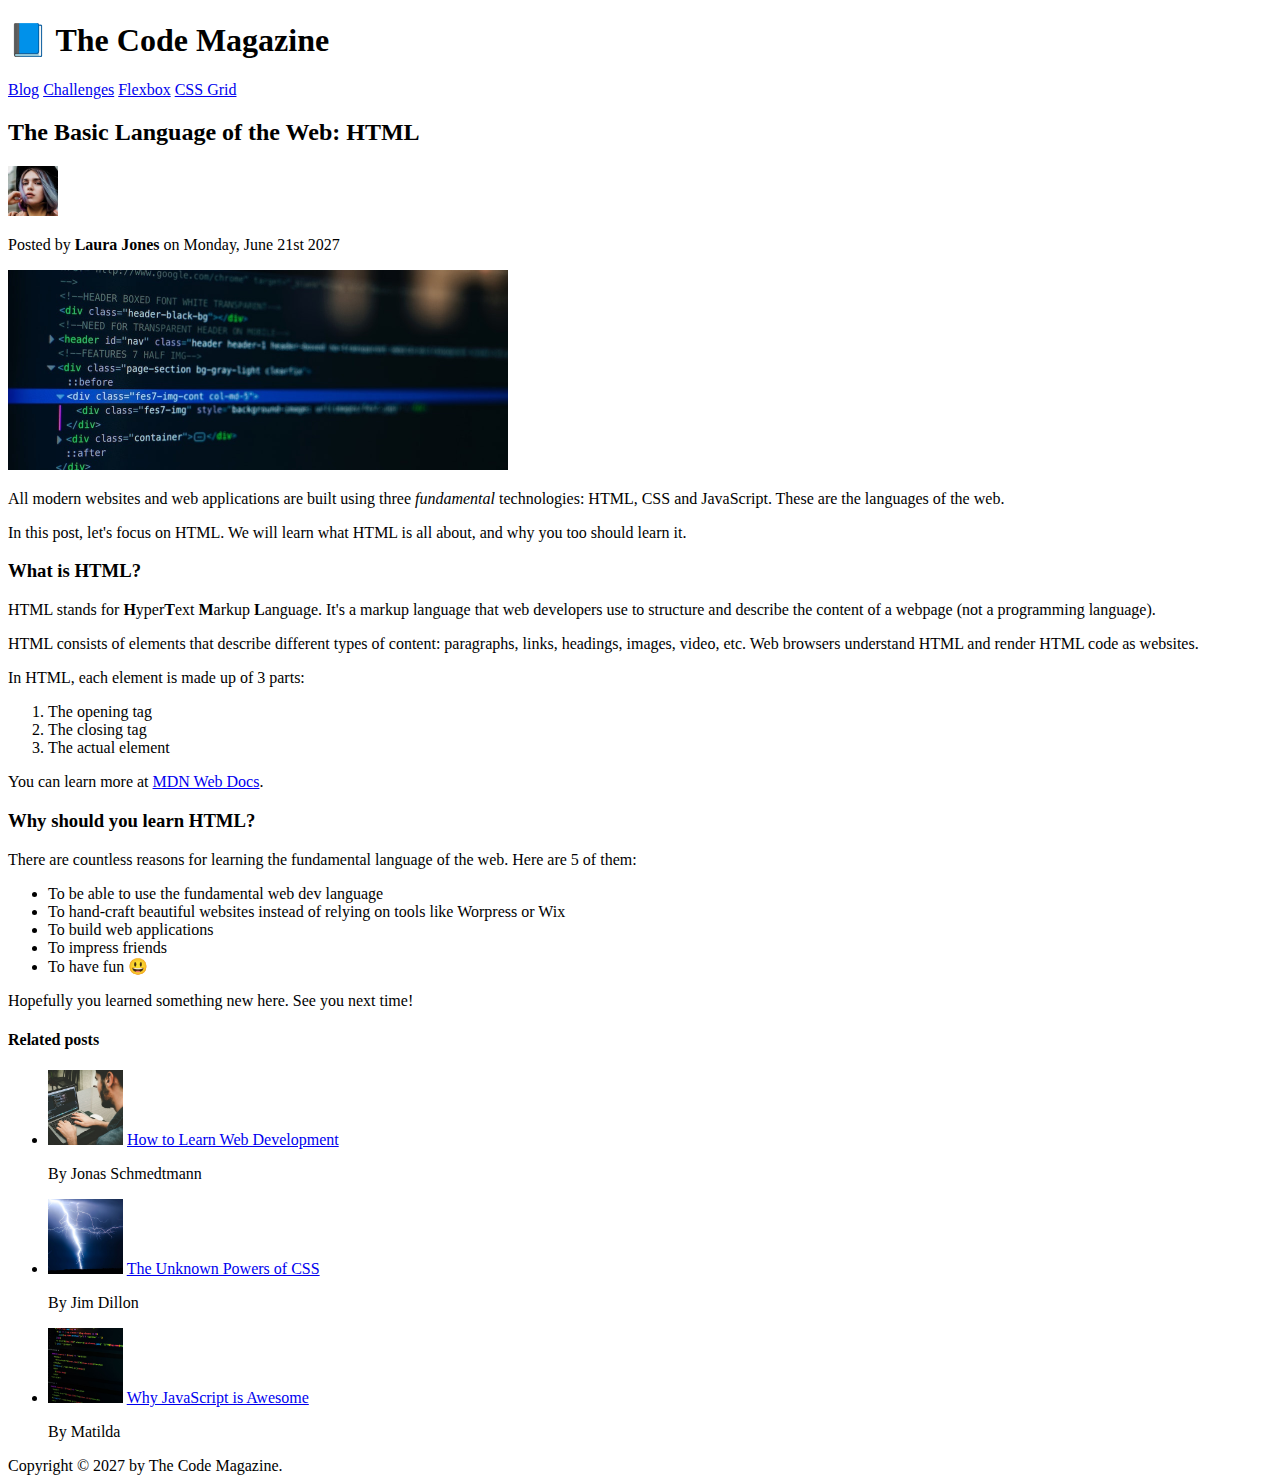
<file: final/02-HTML-Fundamentals/index.html>
<!DOCTYPE html>
<html lang="en">
  <head>
    <meta charset="UTF-8" />
    <title>The Basic Language of the Web: HTML</title>
  </head>

  <body>
    <!--
    <h1>The Basic Language of the Web: HTML</h1>
    <h2>The Basic Language of the Web: HTML</h2>
    <h3>The Basic Language of the Web: HTML</h3>
    <h4>The Basic Language of the Web: HTML</h4>
    <h5>The Basic Language of the Web: HTML</h5>
    <h6>The Basic Language of the Web: HTML</h6>
    -->

    <header>
      <h1>📘 The Code Magazine</h1>

      <nav>
        <a href="blog.html">Blog</a>
        <a href="#">Challenges</a>
        <a href="#">Flexbox</a>
        <a href="#">CSS Grid</a>
      </nav>
    </header>

    <article>
      <header>
        <h2>The Basic Language of the Web: HTML</h2>

        <img
          src="img/laura-jones.jpg"
          alt="Headshot of Laura Jones"
          height="50"
          width="50"
        />

        <p>Posted by <strong>Laura Jones</strong> on Monday, June 21st 2027</p>

        <img
          src="img/post-img.jpg"
          alt="HTML code on a screen"
          width="500"
          height="200"
        />
      </header>

      <p>
        All modern websites and web applications are built using three
        <em>fundamental</em>
        technologies: HTML, CSS and JavaScript. These are the languages of the
        web.
      </p>

      <p>
        In this post, let's focus on HTML. We will learn what HTML is all about,
        and why you too should learn it.
      </p>

      <h3>What is HTML?</h3>
      <p>
        HTML stands for <strong>H</strong>yper<strong>T</strong>ext
        <strong>M</strong>arkup <strong>L</strong>anguage. It's a markup
        language that web developers use to structure and describe the content
        of a webpage (not a programming language).
      </p>
      <p>
        HTML consists of elements that describe different types of content:
        paragraphs, links, headings, images, video, etc. Web browsers understand
        HTML and render HTML code as websites.
      </p>
      <p>In HTML, each element is made up of 3 parts:</p>

      <ol>
        <li>The opening tag</li>
        <li>The closing tag</li>
        <li>The actual element</li>
      </ol>

      <p>
        You can learn more at
        <a
          href="https://developer.mozilla.org/en-US/docs/Web/HTML"
          target="_blank"
          >MDN Web Docs</a
        >.
      </p>

      <h3>Why should you learn HTML?</h3>

      <p>
        There are countless reasons for learning the fundamental language of the
        web. Here are 5 of them:
      </p>

      <ul>
        <li>To be able to use the fundamental web dev language</li>
        <li>
          To hand-craft beautiful websites instead of relying on tools like
          Worpress or Wix
        </li>
        <li>To build web applications</li>
        <li>To impress friends</li>
        <li>To have fun 😃</li>
      </ul>

      <p>Hopefully you learned something new here. See you next time!</p>
    </article>

    <aside>
      <h4>Related posts</h4>

      <ul>
        <li>
          <img
            src="img/related-1.jpg"
            alt="Person programming"
            width="75"
            width="75"
          />
          <a href="#">How to Learn Web Development</a>
          <p>By Jonas Schmedtmann</p>
        </li>
        <li>
          <img src="img/related-2.jpg" alt="Lightning" width="75" heigth="75" />
          <a href="#">The Unknown Powers of CSS</a>
          <p>By Jim Dillon</p>
        </li>
        <li>
          <img
            src="img/related-3.jpg"
            alt="JavaScript code on a screen"
            width="75"
            height="75"
          />
          <a href="#">Why JavaScript is Awesome</a>
          <p>By Matilda</p>
        </li>
      </ul>
    </aside>

    <footer>Copyright &copy; 2027 by The Code Magazine.</footer>
  </body>
</html>
</file>
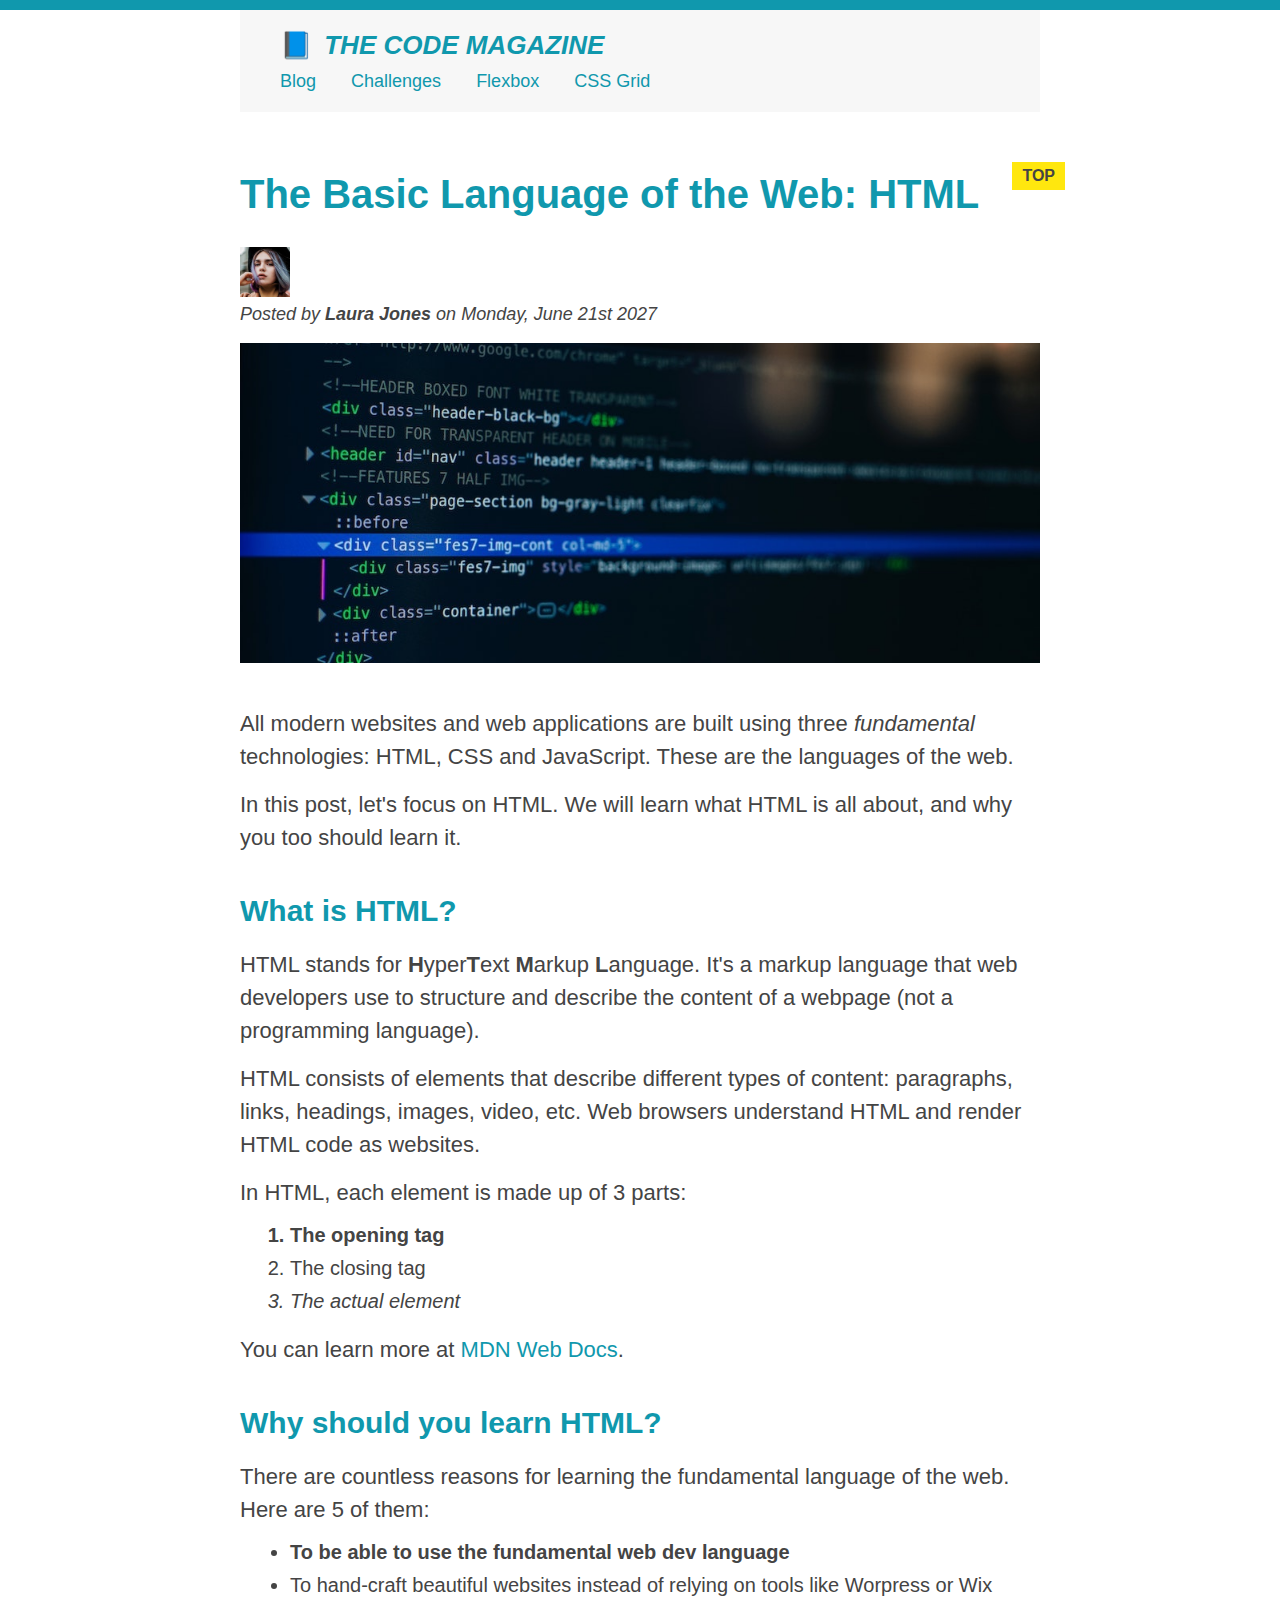
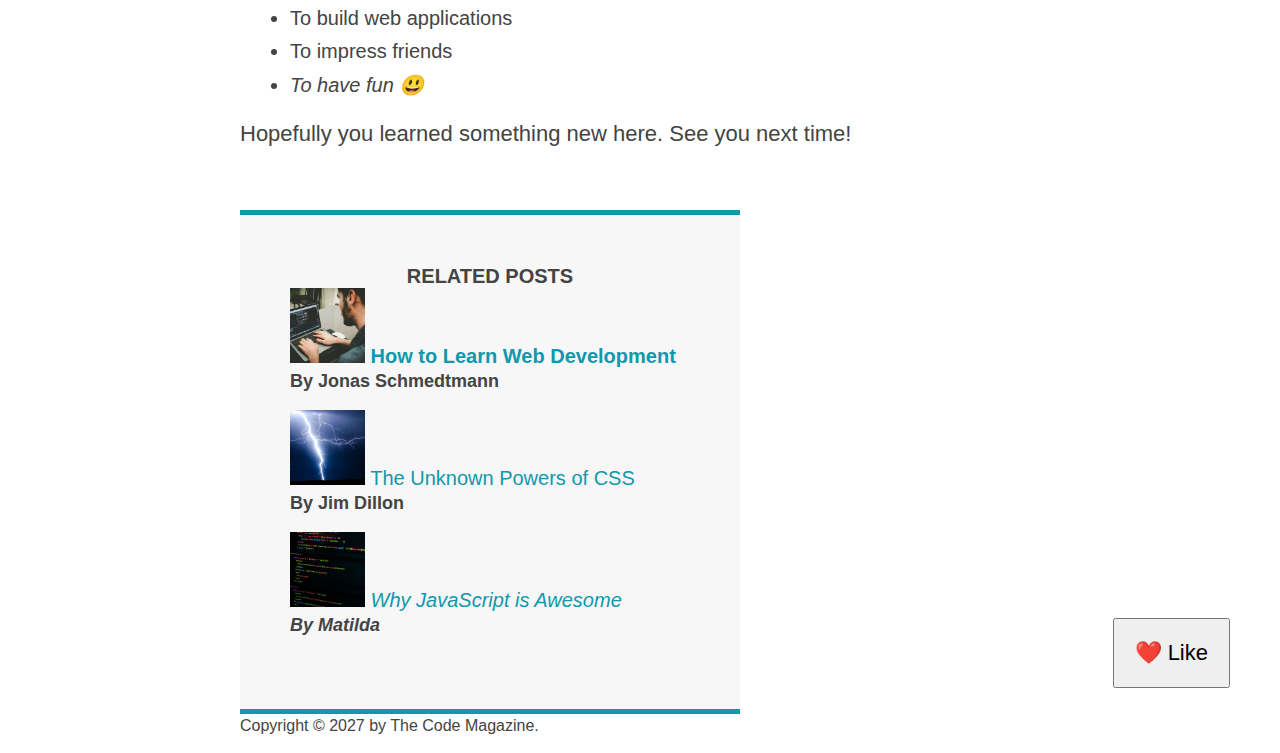
<file: final/03-CSS-Fundamentals/index.html>
<!DOCTYPE html>
<html lang="en">
  <head>
    <meta charset="UTF-8" />
    <link href="style.css" rel="stylesheet" />

    <title>The Basic Language of the Web: HTML</title>
  </head>

  <body>
    <!--
    <h1>The Basic Language of the Web: HTML</h1>
    <h2>The Basic Language of the Web: HTML</h2>
    <h3>The Basic Language of the Web: HTML</h3>
    <h4>The Basic Language of the Web: HTML</h4>
    <h5>The Basic Language of the Web: HTML</h5>
    <h6>The Basic Language of the Web: HTML</h6>
    -->

    <div class="container">
      <header class="main-header">
        <h1>📘 The Code Magazine</h1>

        <nav>
          <!-- <strong>This is the navigation</strong> -->
          <a href="blog.html">Blog</a>
          <a href="#">Challenges</a>
          <a href="#">Flexbox</a>
          <a href="#">CSS Grid</a>
        </nav>
      </header>

      <article>
        <header class="post-header">
          <h2>The Basic Language of the Web: HTML</h2>

          <img
            src="img/laura-jones.jpg"
            alt="Headshot of Laura Jones"
            height="50"
            width="50"
          />

          <p id="author">
            Posted by <strong>Laura Jones</strong> on Monday, June 21st 2027
          </p>

          <img
            src="img/post-img.jpg"
            alt="HTML code on a screen"
            width="500"
            height="200"
            class="post-img"
          />
          <button>❤️ Like</button>
        </header>

        <p>
          All modern websites and web applications are built using three
          <em>fundamental</em>
          technologies: HTML, CSS and JavaScript. These are the languages of the
          web.
        </p>

        <p>
          In this post, let's focus on HTML. We will learn what HTML is all
          about, and why you too should learn it.
        </p>

        <h3>What is HTML?</h3>
        <p>
          HTML stands for <strong>H</strong>yper<strong>T</strong>ext
          <strong>M</strong>arkup <strong>L</strong>anguage. It's a markup
          language that web developers use to structure and describe the content
          of a webpage (not a programming language).
        </p>
        <p>
          HTML consists of elements that describe different types of content:
          paragraphs, links, headings, images, video, etc. Web browsers
          understand HTML and render HTML code as websites.
        </p>
        <p>In HTML, each element is made up of 3 parts:</p>

        <ol>
          <li class="first-li">The opening tag</li>
          <li>The closing tag</li>
          <li>The actual element</li>
        </ol>

        <p>
          You can learn more at
          <a
            href="https://developer.mozilla.org/en-US/docs/Web/HTML"
            target="_blank"
            >MDN Web Docs</a
          >.
        </p>

        <h3>Why should you learn HTML?</h3>

        <p>
          There are countless reasons for learning the fundamental language of
          the web. Here are 5 of them:
        </p>

        <ul>
          <li class="first-li">
            To be able to use the fundamental web dev language
          </li>
          <li>
            To hand-craft beautiful websites instead of relying on tools like
            Worpress or Wix
          </li>
          <li>To build web applications</li>
          <li>To impress friends</li>
          <li>To have fun 😃</li>
        </ul>

        <p>Hopefully you learned something new here. See you next time!</p>
      </article>

      <aside>
        <h4>Related posts</h4>

        <ul class="related">
          <li>
            <img
              src="img/related-1.jpg"
              alt="Person programming"
              width="75"
              height="75"
            />
            <a href="#">How to Learn Web Development</a>
            <p class="related-author">By Jonas Schmedtmann</p>
          </li>
          <li>
            <img
              src="img/related-2.jpg"
              alt="Lightning"
              width="75"
              height="75"
            />
            <a href="#">The Unknown Powers of CSS</a>
            <p class="related-author">By Jim Dillon</p>
          </li>
          <li>
            <img
              src="img/related-3.jpg"
              alt="JavaScript code on a screen"
              width="75"
              height="75"
            />
            <a href="#">Why JavaScript is Awesome</a>
            <p class="related-author">By Matilda</p>
          </li>
        </ul>
      </aside>

      <footer>
        <p id="copyright" class="copyright text">
          Copyright &copy; 2027 by The Code Magazine.
        </p>
      </footer>
    </div>
  </body>
</html>
</file>
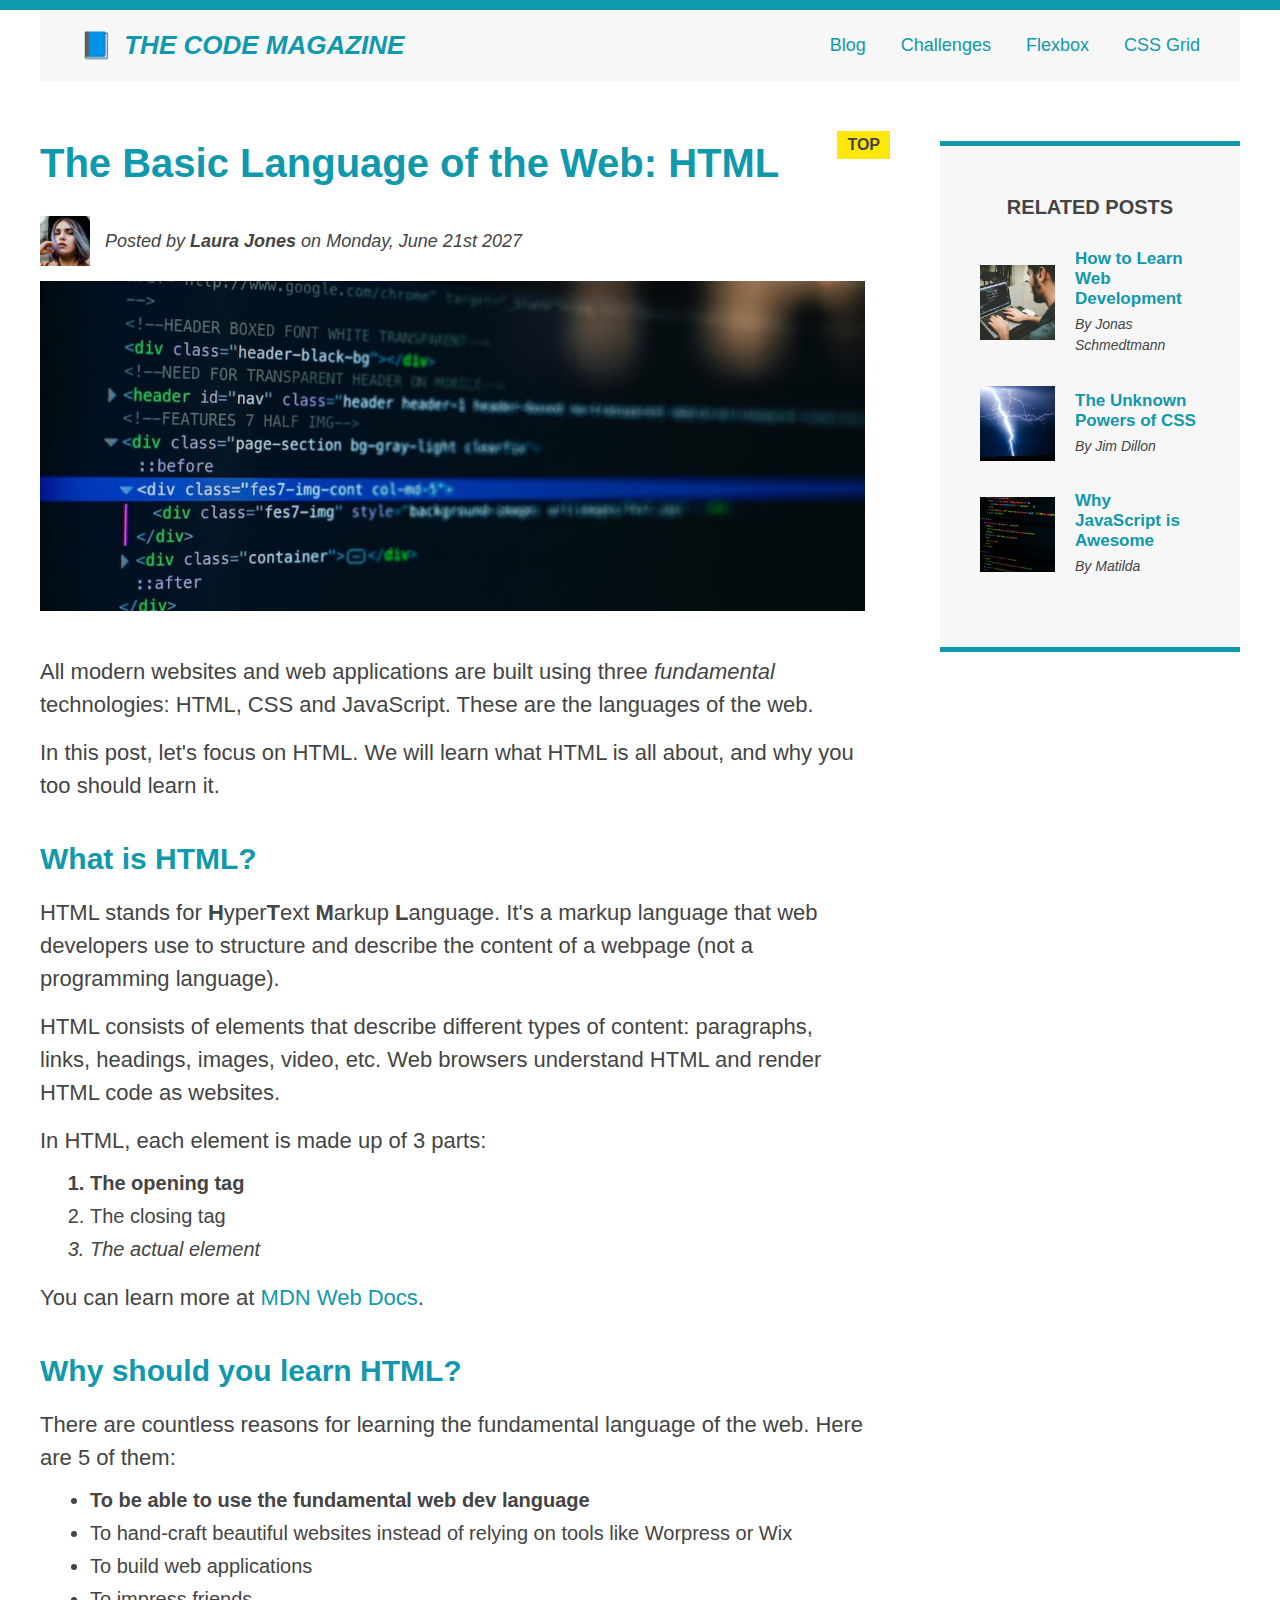
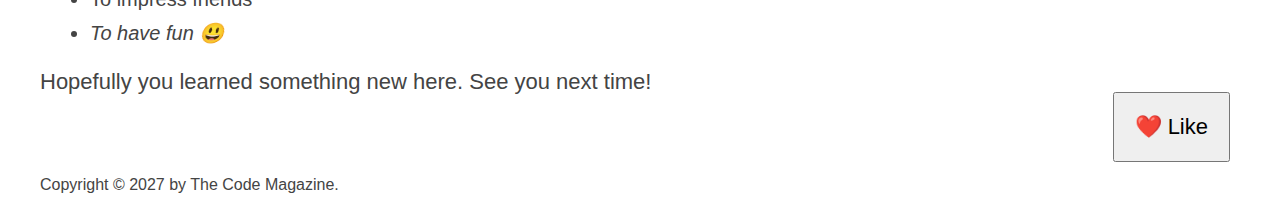
<file: final/04-CSS-Layouts/index.html>
<!DOCTYPE html>
<html lang="en">
  <head>
    <meta charset="UTF-8" />
    <link href="style.css" rel="stylesheet" />

    <title>The Basic Language of the Web: HTML</title>
  </head>

  <body>
    <!--
    <h1>The Basic Language of the Web: HTML</h1>
    <h2>The Basic Language of the Web: HTML</h2>
    <h3>The Basic Language of the Web: HTML</h3>
    <h4>The Basic Language of the Web: HTML</h4>
    <h5>The Basic Language of the Web: HTML</h5>
    <h6>The Basic Language of the Web: HTML</h6>
    -->

    <div class="container">
      <header class="main-header clearfix">
        <h1>📘 The Code Magazine</h1>

        <nav>
          <!-- <strong>This is the navigation</strong> -->
          <a href="blog.html">Blog</a>
          <a href="#">Challenges</a>
          <a href="flexbox.html">Flexbox</a>
          <a href="css-grid.html">CSS Grid</a>
        </nav>

        <!-- <div class="clear"></div> -->
      </header>

      <!-- ONLY NECESSARY FOR FLEXBOX -->
      <!-- <div class="row"> -->
      <article>
        <header class="post-header">
          <h2>The Basic Language of the Web: HTML</h2>

          <div class="author-box">
            <img
              src="img/laura-jones.jpg"
              alt="Headshot of Laura Jones"
              height="50"
              width="50"
              class="author-img"
            />

            <p id="author" class="author">
              Posted by <strong>Laura Jones</strong> on Monday, June 21st 2027
            </p>
          </div>

          <img
            src="img/post-img.jpg"
            alt="HTML code on a screen"
            width="500"
            height="200"
            class="post-img"
          />
          <button>❤️ Like</button>
        </header>

        <p>
          All modern websites and web applications are built using three
          <em>fundamental</em>
          technologies: HTML, CSS and JavaScript. These are the languages of the
          web.
        </p>

        <p>
          In this post, let's focus on HTML. We will learn what HTML is all
          about, and why you too should learn it.
        </p>

        <h3>What is HTML?</h3>
        <p>
          HTML stands for <strong>H</strong>yper<strong>T</strong>ext
          <strong>M</strong>arkup <strong>L</strong>anguage. It's a markup
          language that web developers use to structure and describe the content
          of a webpage (not a programming language).
        </p>
        <p>
          HTML consists of elements that describe different types of content:
          paragraphs, links, headings, images, video, etc. Web browsers
          understand HTML and render HTML code as websites.
        </p>
        <p>In HTML, each element is made up of 3 parts:</p>

        <ol>
          <li class="first-li">The opening tag</li>
          <li>The closing tag</li>
          <li>The actual element</li>
        </ol>

        <p>
          You can learn more at
          <a
            href="https://developer.mozilla.org/en-US/docs/Web/HTML"
            target="_blank"
            >MDN Web Docs</a
          >.
        </p>

        <h3>Why should you learn HTML?</h3>

        <p>
          There are countless reasons for learning the fundamental language of
          the web. Here are 5 of them:
        </p>

        <ul>
          <li class="first-li">
            To be able to use the fundamental web dev language
          </li>
          <li>
            To hand-craft beautiful websites instead of relying on tools like
            Worpress or Wix
          </li>
          <li>To build web applications</li>
          <li>To impress friends</li>
          <li>To have fun 😃</li>
        </ul>

        <p>Hopefully you learned something new here. See you next time!</p>
      </article>

      <aside>
        <h4>Related posts</h4>

        <ul class="related">
          <li class="related-post">
            <img
              src="img/related-1.jpg"
              alt="Person programming"
              width="75"
              height="75"
            />
            <div>
              <a href="#" class="related-link">How to Learn Web Development</a>
              <p class="related-author">By Jonas Schmedtmann</p>
            </div>
          </li>
          <li class="related-post">
            <img
              src="img/related-2.jpg"
              alt="Lightning"
              width="75"
              height="75"
            />
            <div>
              <a href="#" class="related-link">The Unknown Powers of CSS</a>
              <p class="related-author">By Jim Dillon</p>
            </div>
          </li>
          <li class="related-post">
            <img
              src="img/related-3.jpg"
              alt="JavaScript code on a screen"
              width="75"
              height="75"
            />
            <div>
              <a href="#" class="related-link">Why JavaScript is Awesome</a>
              <p class="related-author">By Matilda</p>
            </div>
          </li>
        </ul>
      </aside>
      <!-- </div> -->

      <footer>
        <p id="copyright" class="copyright text">
          Copyright &copy; 2027 by The Code Magazine.
        </p>
      </footer>
    </div>
  </body>
</html>
</file>
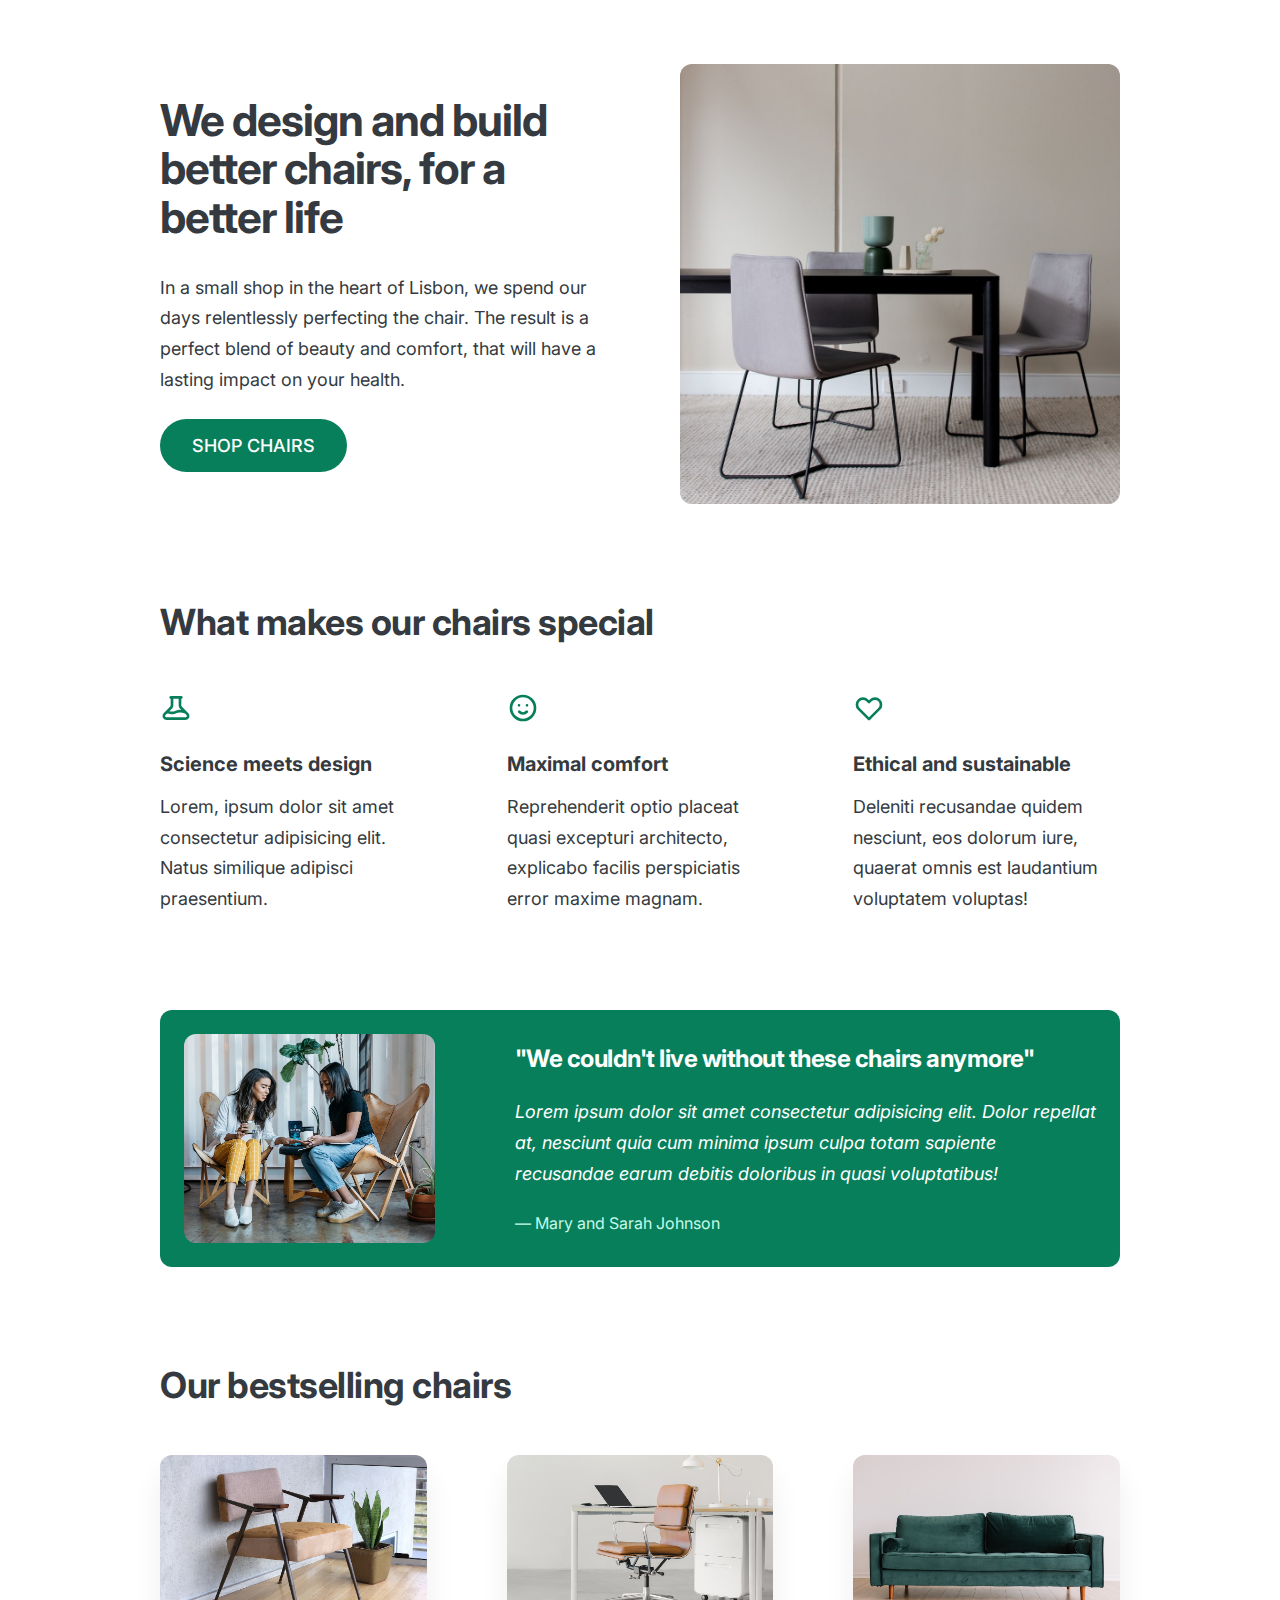
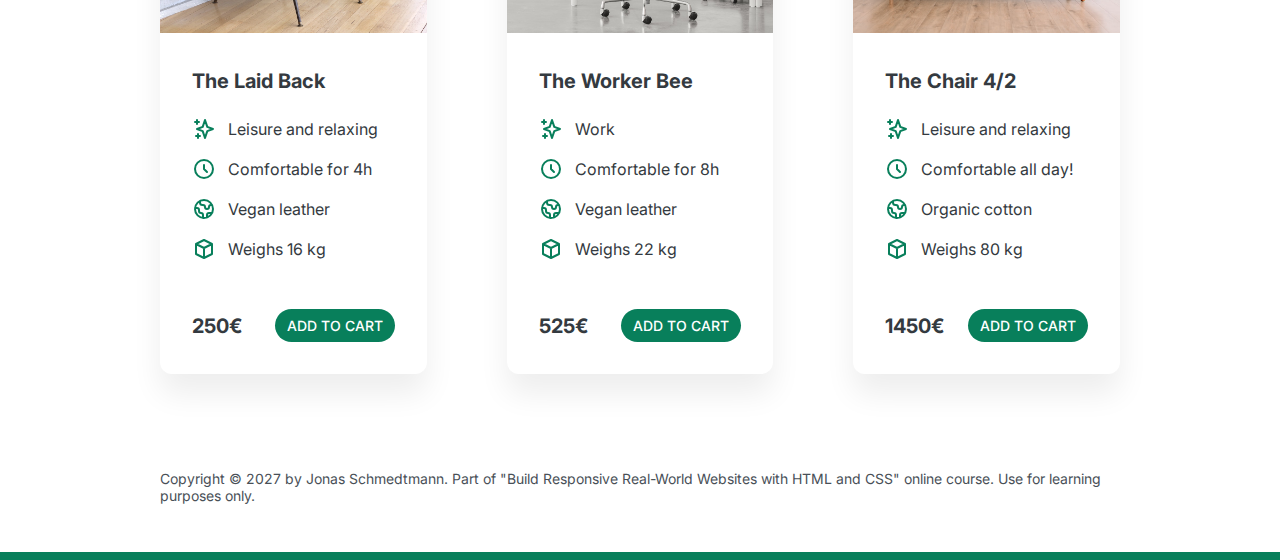
<file: final/05-Design/index.html>
<!DOCTYPE html>
<html lang="en">
  <head>
    <meta charset="UTF-8" />
    <meta http-equiv="X-UA-Compatible" content="IE=edge" />
    <meta name="viewport" content="width=device-width, initial-scale=1.0" />

    <link rel="preconnect" href="https://fonts.gstatic.com" />
    <link
      href="https://fonts.googleapis.com/css2?family=Inter:wght@400;500;700&display=swap"
      rel="stylesheet"
    />

    <link rel="stylesheet" href="style.css" />
    <title>Lisbon Chair Shop</title>
  </head>
  <body>
    <div class="container">
      <header>
        <div class="header-text-box">
          <h1>We design and build better chairs, for a better life</h1>
          <p class="header-text">
            In a small shop in the heart of Lisbon, we spend our days
            relentlessly perfecting the chair. The result is a perfect blend of
            beauty and comfort, that will have a lasting impact on your health.
          </p>
          <a class="btn btn--big" href="#">Shop chairs</a>
        </div>
        <img src="hero.jpg" alt="Photo" />
      </header>

      <section>
        <h2>What makes our chairs special</h2>
        <div class="grid-3-cols">
          <div>
            <svg
              xmlns="http://www.w3.org/2000/svg"
              class="features-icon"
              fill="none"
              viewBox="0 0 24 24"
              stroke="currentColor"
            >
              <path
                stroke-linecap="round"
                stroke-linejoin="round"
                stroke-width="2"
                d="M19.428 15.428a2 2 0 00-1.022-.547l-2.387-.477a6 6 0 00-3.86.517l-.318.158a6 6 0 01-3.86.517L6.05 15.21a2 2 0 00-1.806.547M8 4h8l-1 1v5.172a2 2 0 00.586 1.414l5 5c1.26 1.26.367 3.414-1.415 3.414H4.828c-1.782 0-2.674-2.154-1.414-3.414l5-5A2 2 0 009 10.172V5L8 4z"
              />
            </svg>
            <p class="features-title"><strong>Science meets design</strong></p>
            <p class="features-text">
              Lorem, ipsum dolor sit amet consectetur adipisicing elit. Natus
              similique adipisci praesentium.
            </p>
          </div>

          <div>
            <svg
              xmlns="http://www.w3.org/2000/svg"
              class="features-icon"
              fill="none"
              viewBox="0 0 24 24"
              stroke="currentColor"
            >
              <path
                stroke-linecap="round"
                stroke-linejoin="round"
                stroke-width="2"
                d="M14.828 14.828a4 4 0 01-5.656 0M9 10h.01M15 10h.01M21 12a9 9 0 11-18 0 9 9 0 0118 0z"
              />
            </svg>
            <p class="features-title">
              <strong>Maximal comfort</strong>
            </p>
            <p class="features-text">
              Reprehenderit optio placeat quasi excepturi architecto, explicabo
              facilis perspiciatis error maxime magnam.
            </p>
          </div>

          <div>
            <svg
              xmlns="http://www.w3.org/2000/svg"
              class="features-icon"
              fill="none"
              viewBox="0 0 24 24"
              stroke="currentColor"
            >
              <path
                stroke-linecap="round"
                stroke-linejoin="round"
                stroke-width="2"
                d="M4.318 6.318a4.5 4.5 0 000 6.364L12 20.364l7.682-7.682a4.5 4.5 0 00-6.364-6.364L12 7.636l-1.318-1.318a4.5 4.5 0 00-6.364 0z"
              />
            </svg>
            <p class="features-title">
              <strong>Ethical and sustainable</strong>
            </p>
            <p class="features-text">
              Deleniti recusandae quidem nesciunt, eos dolorum iure, quaerat
              omnis est laudantium voluptatem voluptas!
            </p>
          </div>
        </div>
      </section>

      <section class="testimonial-section">
        <div class="grid-3-cols">
          <img src="customers.jpg" alt="People sitting on chairs" />
          <div class="testimonial-box">
            <h2>"We couldn't live without these chairs anymore"</h2>
            <blockquote class="testimonial-text">
              Lorem ipsum dolor sit amet consectetur adipisicing elit. Dolor
              repellat at, nesciunt quia cum minima ipsum culpa totam sapiente
              recusandae earum debitis doloribus in quasi voluptatibus!
            </blockquote>
            <p class="testimonial-author">&mdash; Mary and Sarah Johnson</p>
          </div>
        </div>
      </section>

      <section>
        <h2>Our bestselling chairs</h2>
        <div class="grid-3-cols">
          <figure class="chair">
            <img src="chair-1.jpg" alt="Chair" />
            <div class="chair-box">
              <h3>The Laid Back</h3>
              <ul class="chair-details">
                <li>
                  <svg
                    xmlns="http://www.w3.org/2000/svg"
                    class="chair-icon"
                    fill="none"
                    viewBox="0 0 24 24"
                    stroke="currentColor"
                  >
                    <path
                      stroke-linecap="round"
                      stroke-linejoin="round"
                      stroke-width="2"
                      d="M5 3v4M3 5h4M6 17v4m-2-2h4m5-16l2.286 6.857L21 12l-5.714 2.143L13 21l-2.286-6.857L5 12l5.714-2.143L13 3z"
                    />
                  </svg>
                  <!-- Span is a generic INLINE text element, it doesn't have any meaning. It's like a div element, but inline -->
                  <span>Leisure and relaxing</span>
                </li>
                <li>
                  <svg
                    xmlns="http://www.w3.org/2000/svg"
                    class="chair-icon"
                    fill="none"
                    viewBox="0 0 24 24"
                    stroke="currentColor"
                  >
                    <path
                      stroke-linecap="round"
                      stroke-linejoin="round"
                      stroke-width="2"
                      d="M12 8v4l3 3m6-3a9 9 0 11-18 0 9 9 0 0118 0z"
                    />
                  </svg>
                  <span>Comfortable for 4h</span>
                </li>
                <li>
                  <svg
                    xmlns="http://www.w3.org/2000/svg"
                    class="chair-icon"
                    fill="none"
                    viewBox="0 0 24 24"
                    stroke="currentColor"
                  >
                    <path
                      stroke-linecap="round"
                      stroke-linejoin="round"
                      stroke-width="2"
                      d="M3.055 11H5a2 2 0 012 2v1a2 2 0 002 2 2 2 0 012 2v2.945M8 3.935V5.5A2.5 2.5 0 0010.5 8h.5a2 2 0 012 2 2 2 0 104 0 2 2 0 012-2h1.064M15 20.488V18a2 2 0 012-2h3.064M21 12a9 9 0 11-18 0 9 9 0 0118 0z"
                    />
                  </svg>
                  <span>Vegan leather</span>
                </li>
                <li>
                  <svg
                    xmlns="http://www.w3.org/2000/svg"
                    class="chair-icon"
                    fill="none"
                    viewBox="0 0 24 24"
                    stroke="currentColor"
                  >
                    <path
                      stroke-linecap="round"
                      stroke-linejoin="round"
                      stroke-width="2"
                      d="M20 7l-8-4-8 4m16 0l-8 4m8-4v10l-8 4m0-10L4 7m8 4v10M4 7v10l8 4"
                    />
                  </svg>
                  <span>Weighs 16 kg</span>
                </li>
              </ul>
              <div class="chair-price">
                <strong>250€</strong>
                <a href="#" class="btn btn--small">Add to cart</a>
              </div>
            </div>
          </figure>

          <figure class="chair">
            <img src="chair-2.jpg" alt="Chair" />
            <div class="chair-box">
              <h3>The Worker Bee</h3>
              <ul class="chair-details">
                <li>
                  <svg
                    xmlns="http://www.w3.org/2000/svg"
                    class="chair-icon"
                    fill="none"
                    viewBox="0 0 24 24"
                    stroke="currentColor"
                  >
                    <path
                      stroke-linecap="round"
                      stroke-linejoin="round"
                      stroke-width="2"
                      d="M5 3v4M3 5h4M6 17v4m-2-2h4m5-16l2.286 6.857L21 12l-5.714 2.143L13 21l-2.286-6.857L5 12l5.714-2.143L13 3z"
                    />
                  </svg>
                  <span>Work</span>
                </li>
                <li>
                  <svg
                    xmlns="http://www.w3.org/2000/svg"
                    class="chair-icon"
                    fill="none"
                    viewBox="0 0 24 24"
                    stroke="currentColor"
                  >
                    <path
                      stroke-linecap="round"
                      stroke-linejoin="round"
                      stroke-width="2"
                      d="M12 8v4l3 3m6-3a9 9 0 11-18 0 9 9 0 0118 0z"
                    />
                  </svg>
                  <span>Comfortable for 8h</span>
                </li>
                <li>
                  <svg
                    xmlns="http://www.w3.org/2000/svg"
                    class="chair-icon"
                    fill="none"
                    viewBox="0 0 24 24"
                    stroke="currentColor"
                  >
                    <path
                      stroke-linecap="round"
                      stroke-linejoin="round"
                      stroke-width="2"
                      d="M3.055 11H5a2 2 0 012 2v1a2 2 0 002 2 2 2 0 012 2v2.945M8 3.935V5.5A2.5 2.5 0 0010.5 8h.5a2 2 0 012 2 2 2 0 104 0 2 2 0 012-2h1.064M15 20.488V18a2 2 0 012-2h3.064M21 12a9 9 0 11-18 0 9 9 0 0118 0z"
                    />
                  </svg>
                  <span>Vegan leather</span>
                </li>
                <li>
                  <svg
                    xmlns="http://www.w3.org/2000/svg"
                    class="chair-icon"
                    fill="none"
                    viewBox="0 0 24 24"
                    stroke="currentColor"
                  >
                    <path
                      stroke-linecap="round"
                      stroke-linejoin="round"
                      stroke-width="2"
                      d="M20 7l-8-4-8 4m16 0l-8 4m8-4v10l-8 4m0-10L4 7m8 4v10M4 7v10l8 4"
                    />
                  </svg>
                  <span>Weighs 22 kg</span>
                </li>
              </ul>
              <div class="chair-price">
                <strong>525€</strong>
                <a href="#" class="btn btn--small">Add to cart</a>
              </div>
            </div>
          </figure>

          <figure class="chair">
            <img src="chair-3.jpg" alt="Chair" />
            <div class="chair-box">
              <h3>The Chair 4/2</h3>
              <ul class="chair-details">
                <li>
                  <svg
                    xmlns="http://www.w3.org/2000/svg"
                    class="chair-icon"
                    fill="none"
                    viewBox="0 0 24 24"
                    stroke="currentColor"
                  >
                    <path
                      stroke-linecap="round"
                      stroke-linejoin="round"
                      stroke-width="2"
                      d="M5 3v4M3 5h4M6 17v4m-2-2h4m5-16l2.286 6.857L21 12l-5.714 2.143L13 21l-2.286-6.857L5 12l5.714-2.143L13 3z"
                    />
                  </svg>
                  <span>Leisure and relaxing</span>
                </li>
                <li>
                  <svg
                    xmlns="http://www.w3.org/2000/svg"
                    class="chair-icon"
                    fill="none"
                    viewBox="0 0 24 24"
                    stroke="currentColor"
                  >
                    <path
                      stroke-linecap="round"
                      stroke-linejoin="round"
                      stroke-width="2"
                      d="M12 8v4l3 3m6-3a9 9 0 11-18 0 9 9 0 0118 0z"
                    />
                  </svg>
                  <span>Comfortable all day!</span>
                </li>
                <li>
                  <svg
                    xmlns="http://www.w3.org/2000/svg"
                    class="chair-icon"
                    fill="none"
                    viewBox="0 0 24 24"
                    stroke="currentColor"
                  >
                    <path
                      stroke-linecap="round"
                      stroke-linejoin="round"
                      stroke-width="2"
                      d="M3.055 11H5a2 2 0 012 2v1a2 2 0 002 2 2 2 0 012 2v2.945M8 3.935V5.5A2.5 2.5 0 0010.5 8h.5a2 2 0 012 2 2 2 0 104 0 2 2 0 012-2h1.064M15 20.488V18a2 2 0 012-2h3.064M21 12a9 9 0 11-18 0 9 9 0 0118 0z"
                    />
                  </svg>
                  <span>Organic cotton</span>
                </li>
                <li>
                  <svg
                    xmlns="http://www.w3.org/2000/svg"
                    class="chair-icon"
                    fill="none"
                    viewBox="0 0 24 24"
                    stroke="currentColor"
                  >
                    <path
                      stroke-linecap="round"
                      stroke-linejoin="round"
                      stroke-width="2"
                      d="M20 7l-8-4-8 4m16 0l-8 4m8-4v10l-8 4m0-10L4 7m8 4v10M4 7v10l8 4"
                    />
                  </svg>
                  <span>Weighs 80 kg</span>
                </li>
              </ul>
              <div class="chair-price">
                <strong>1450€</strong>
                <a href="#" class="btn btn--small">Add to cart</a>
              </div>
            </div>
          </figure>
        </div>
      </section>

      <footer>
        Copyright &copy; 2027 by Jonas Schmedtmann. Part of "Build Responsive
        Real-World Websites with HTML and CSS" online course. Use for learning
        purposes only.
      </footer>
    </div>
  </body>
</html>
</file>
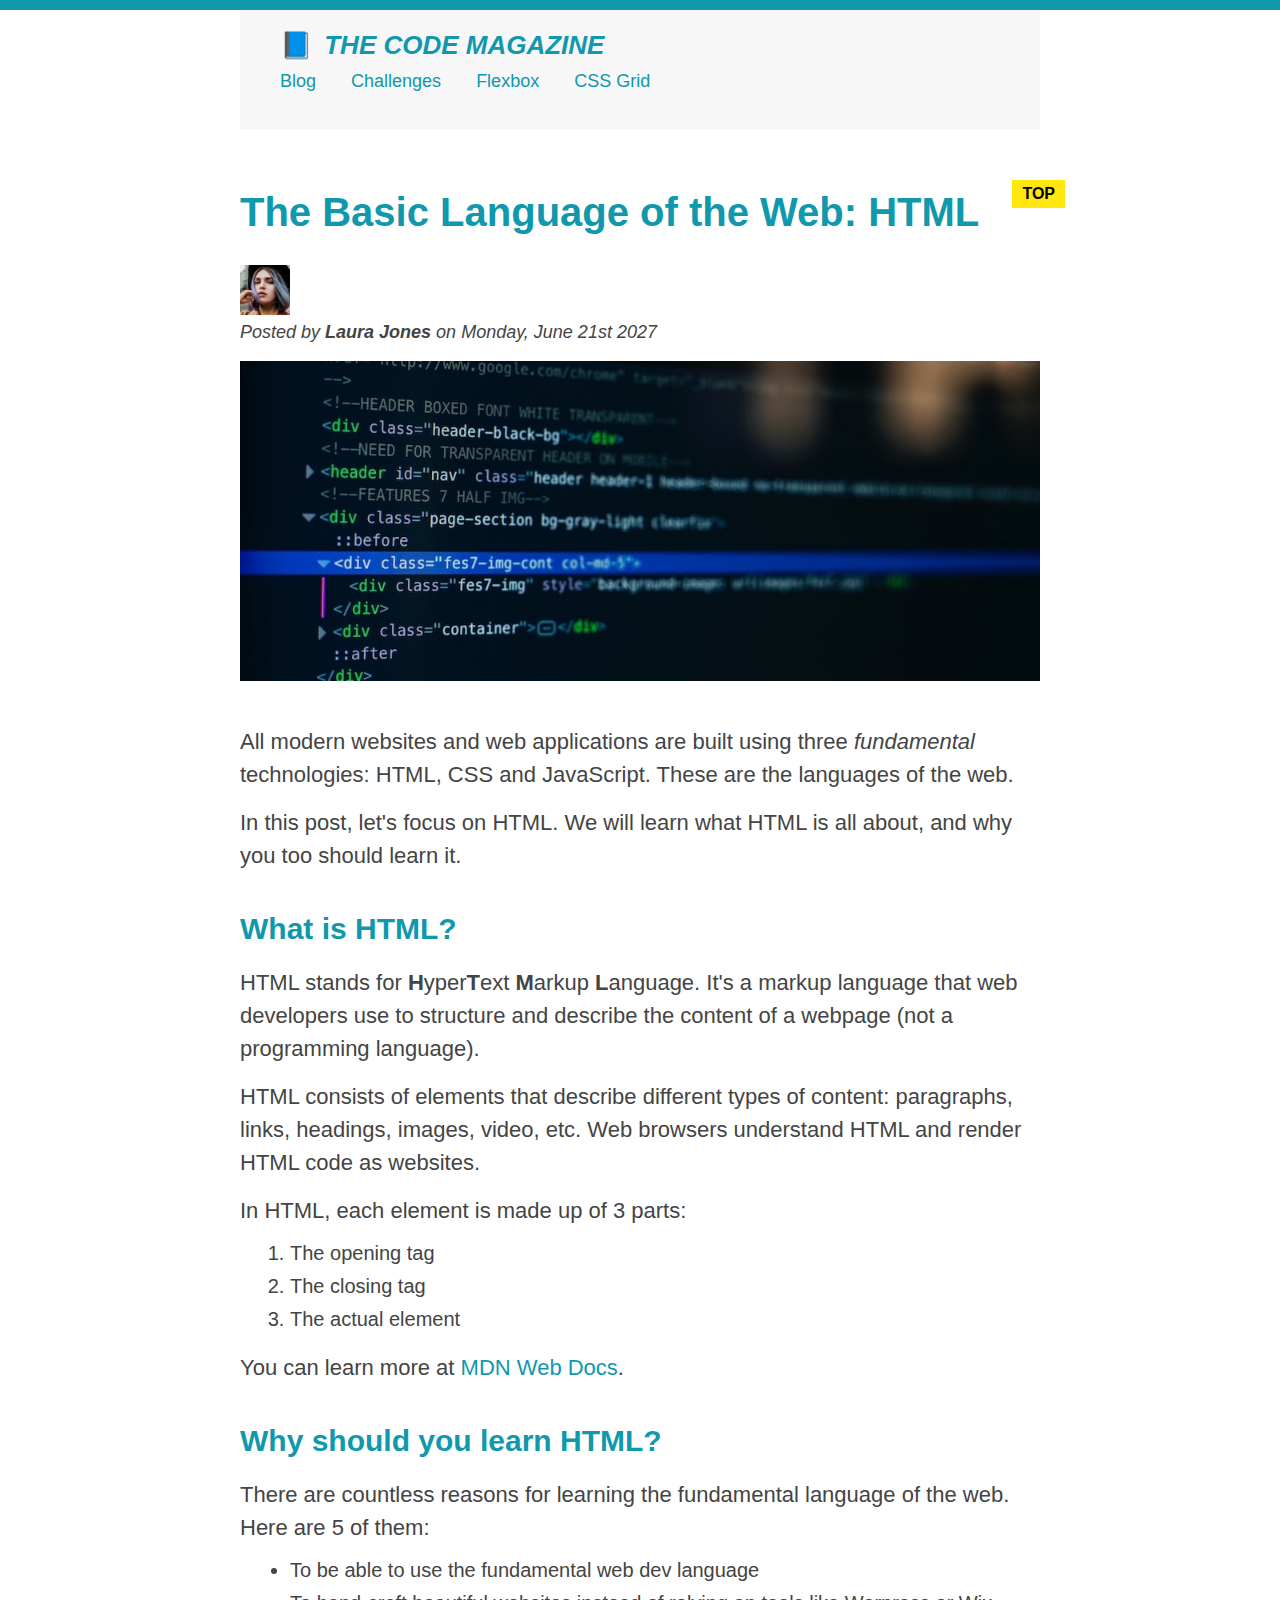
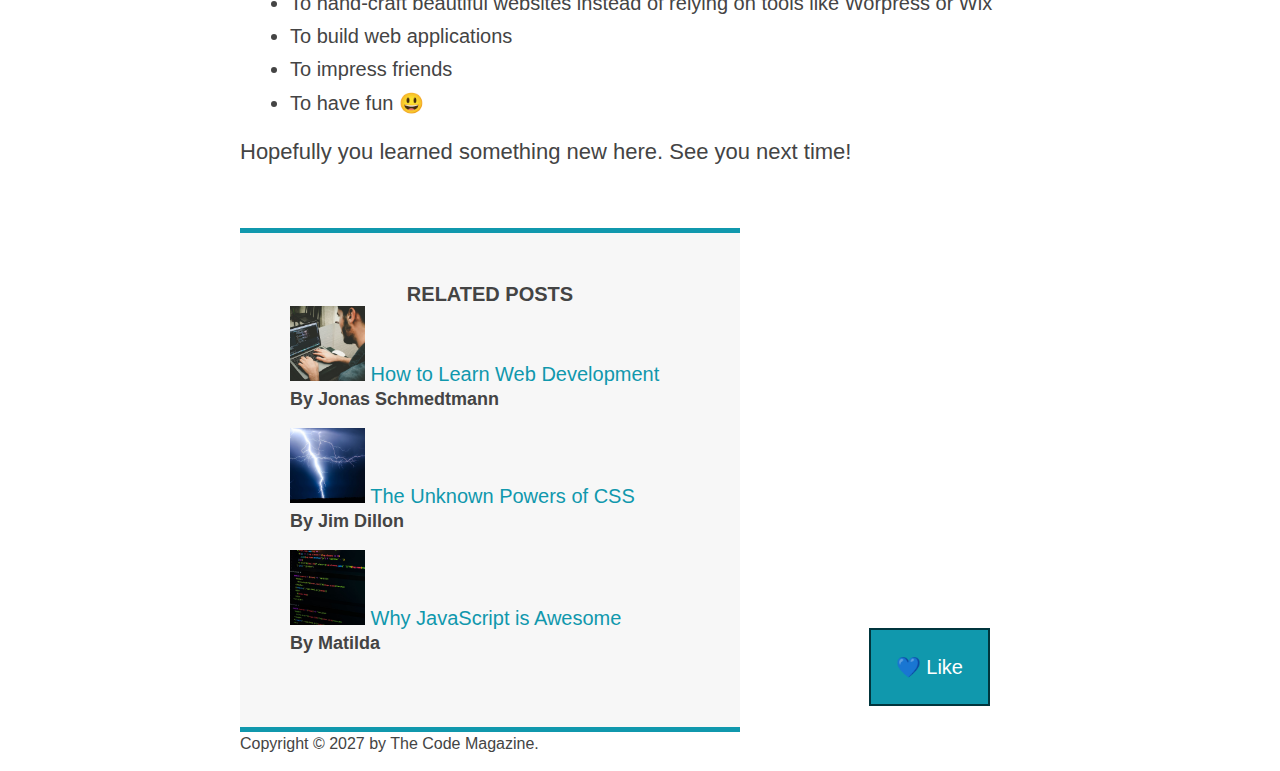
<file: starter/03-CSS-Fundamentals/index.html>
<!DOCTYPE html>
<html lang="en">
  <head>
    <meta charset="UTF-8" />
    <title>The Basic Language of the Web: HTML</title>
    <link rel="stylesheet" href="style.css" />
  </head>

  <body>
    <div class="container">
      <header class="main-header">
        <h1>📘 The Code Magazine</h1>

        <nav>
          <a href="blog.html">Blog</a>
          <a href="#">Challenges</a>
          <a href="#">Flexbox</a>
          <a href="#">CSS Grid</a>
        </nav>
      </header>

      <article>
        <header class="post-header">
          <h2>The Basic Language of the Web: HTML</h2>

          <img
            src="img/laura-jones.jpg"
            alt="Headshot of Laura Jones"
            height="50"
            width="50"
          />

          <p id="author">
            Posted by <strong>Laura Jones</strong> on Monday, June 21st 2027
          </p>

          <img
            src="img/post-img.jpg"
            alt="HTML code on a screen"
            class="post-img"
          />
        </header>

        <p>
          All modern websites and web applications are built using three
          <em>fundamental</em>
          technologies: HTML, CSS and JavaScript. These are the languages of the
          web.
        </p>

        <p>
          In this post, let's focus on HTML. We will learn what HTML is all
          about, and why you too should learn it.
        </p>

        <h3>What is HTML?</h3>
        <p>
          HTML stands for <strong>H</strong>yper<strong>T</strong>ext
          <strong>M</strong>arkup <strong>L</strong>anguage. It's a markup
          language that web developers use to structure and describe the content
          of a webpage (not a programming language).
        </p>
        <p>
          HTML consists of elements that describe different types of content:
          paragraphs, links, headings, images, video, etc. Web browsers
          understand HTML and render HTML code as websites.
        </p>
        <p>In HTML, each element is made up of 3 parts:</p>

        <ol>
          <li>The opening tag</li>
          <li>The closing tag</li>
          <li>The actual element</li>
        </ol>

        <p>
          You can learn more at
          <a
            href="https://developer.mozilla.org/en-US/docs/Web/HTML"
            target="_blank"
            >MDN Web Docs</a
          >.
        </p>

        <h3>Why should you learn HTML?</h3>

        <p>
          There are countless reasons for learning the fundamental language of
          the web. Here are 5 of them:
        </p>

        <ul>
          <li>To be able to use the fundamental web dev language</li>
          <li>
            To hand-craft beautiful websites instead of relying on tools like
            Worpress or Wix
          </li>
          <li>To build web applications</li>
          <li>To impress friends</li>
          <li>To have fun 😃</li>
        </ul>

        <p>Hopefully you learned something new here. See you next time!</p>
      </article>

      <aside>
        <h4>Related posts</h4>

        <ul class="related">
          <li>
            <img
              src="img/related-1.jpg"
              alt="Person programming"
              width="75"
              width="75"
            />
            <a href="#">How to Learn Web Development</a>
            <p class="related-author">By Jonas Schmedtmann</p>
          </li>
          <li>
            <img
              src="img/related-2.jpg"
              alt="Lightning"
              width="75"
              heigth="75"
            />
            <a href="#">The Unknown Powers of CSS</a>
            <p class="related-author">By Jim Dillon</p>
          </li>
          <li>
            <img
              src="img/related-3.jpg"
              alt="JavaScript code on a screen"
              width="75"
              height="75"
            />
            <a href="#">Why JavaScript is Awesome</a>
            <p class="related-author">By Matilda</p>
          </li>
        </ul>
      </aside>

      <footer>
        <p id="copyright" class="copyright text">
          Copyright &copy; 2027 by The Code Magazine.
        </p>
      </footer>
      <button>💙 Like</button>
    </div>
  </body>
</html>
</file>
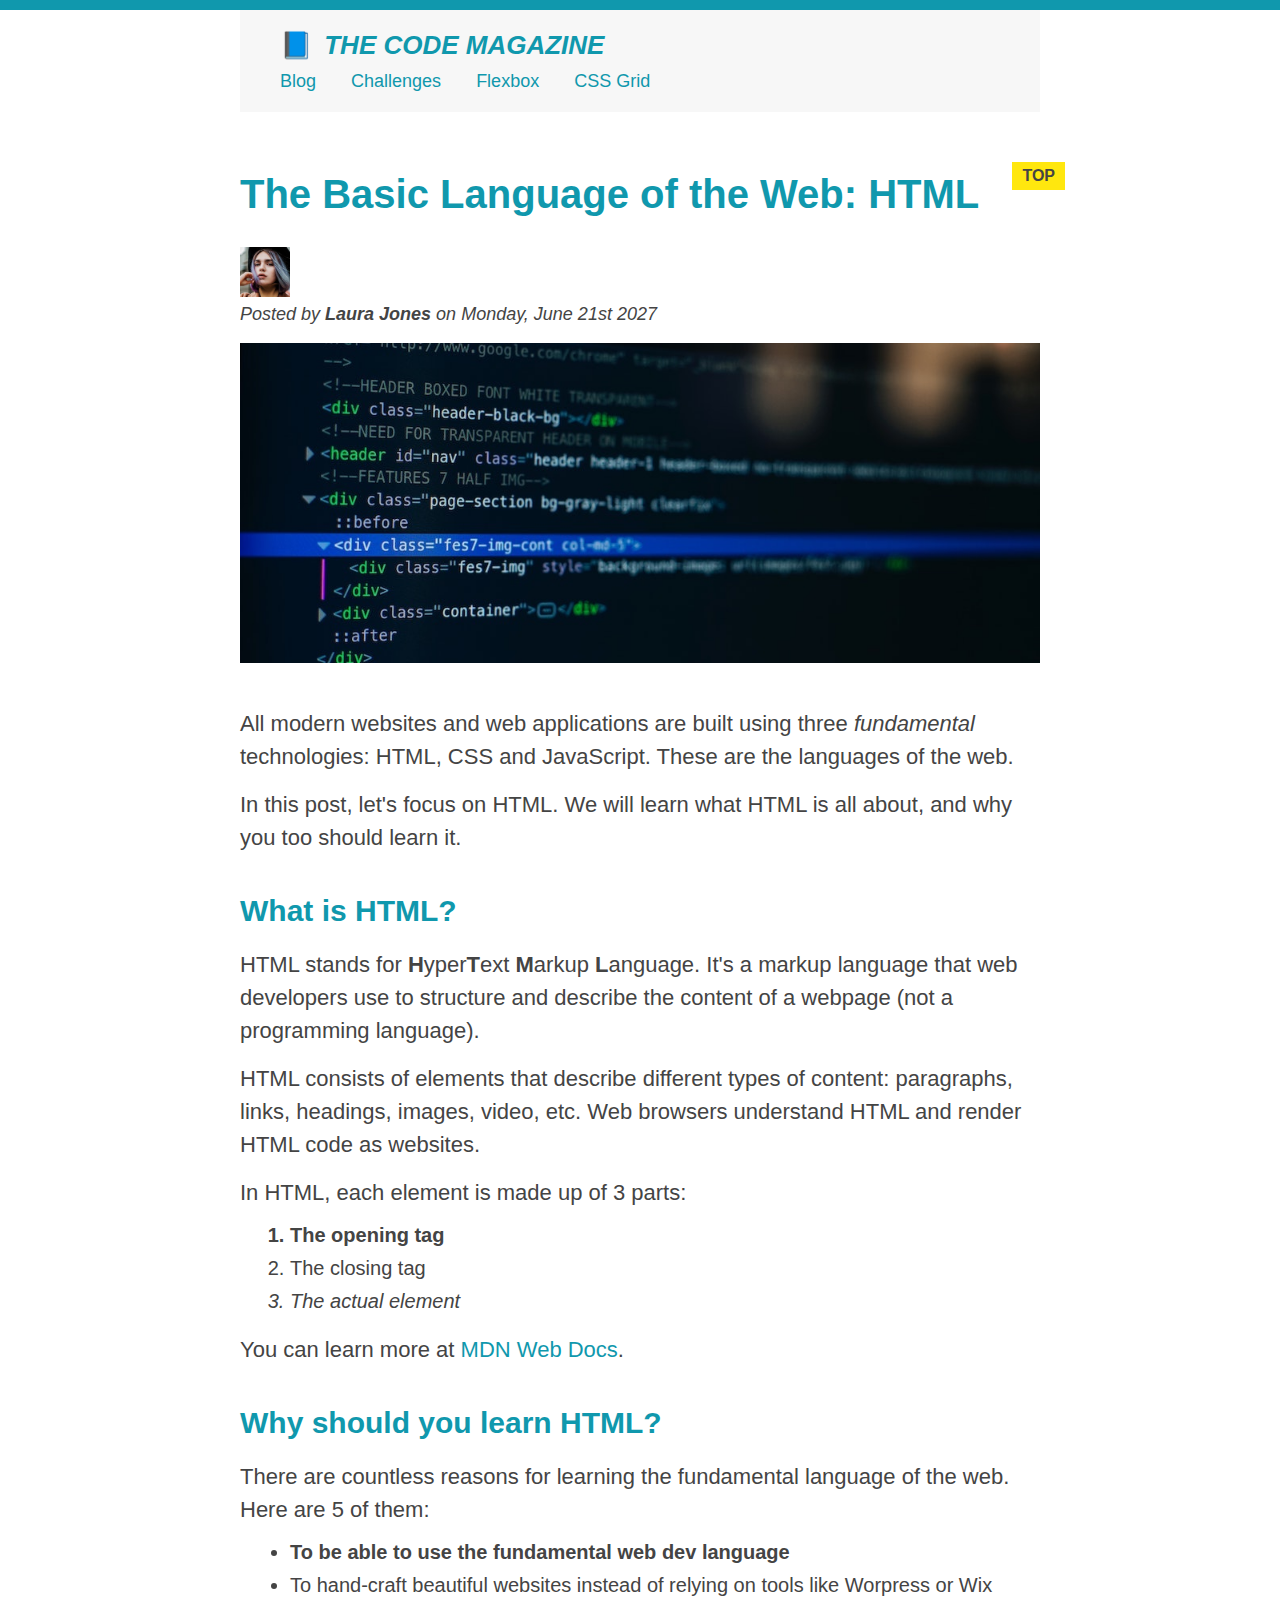
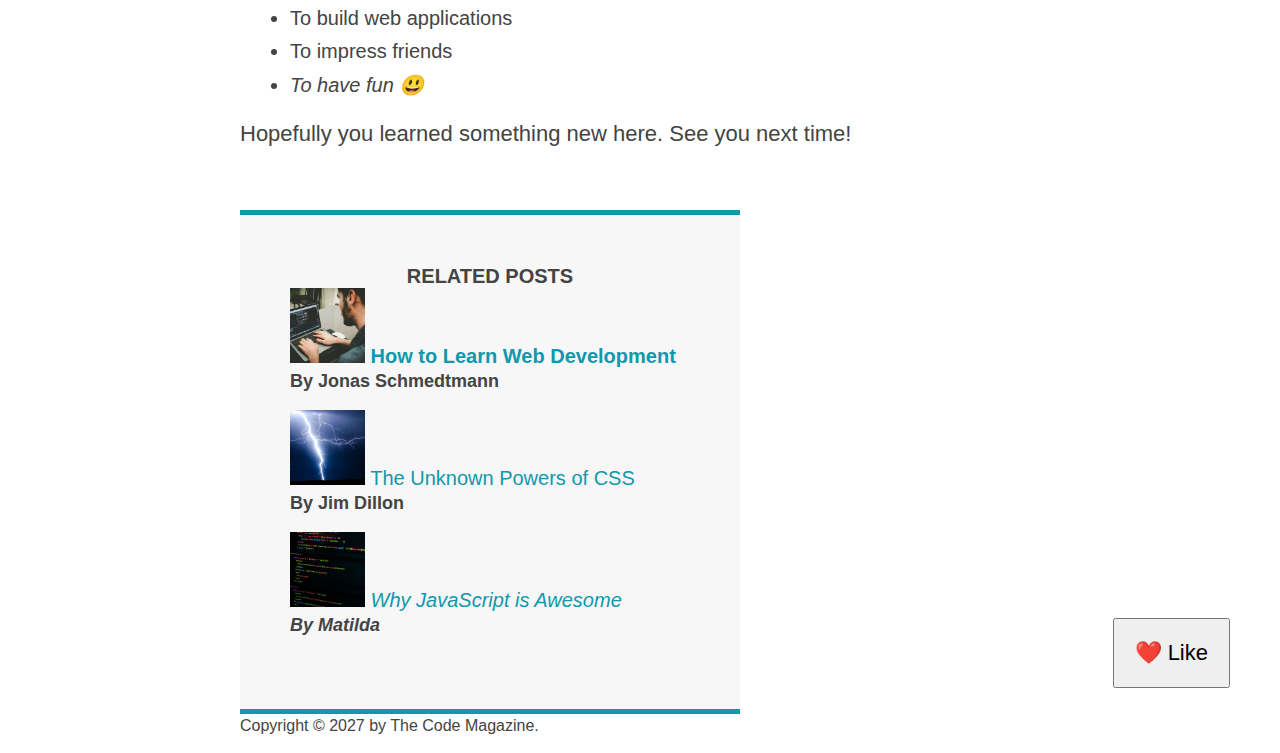
<file: starter/04-CSS-Layouts/index.html>
<!DOCTYPE html>
<html lang="en">

<head>
  <meta charset="UTF-8" />
  <link href="style.css" rel="stylesheet" />

  <title>The Basic Language of the Web: HTML</title>
  <!-- Add tailwind play cdn -->
  <!-- <script src="https://cdn.tailwindcss.com"></script> -->
</head>

<body>
  <!--
    <h1>The Basic Language of the Web: HTML</h1>
    <h2>The Basic Language of the Web: HTML</h2>
    <h3>The Basic Language of the Web: HTML</h3>
    <h4>The Basic Language of the Web: HTML</h4>
    <h5>The Basic Language of the Web: HTML</h5>
    <h6>The Basic Language of the Web: HTML</h6>
    -->

  <div class="container">
    <header class="main-header">
      <h1>📘 The Code Magazine</h1>

      <nav>
        <!-- <strong>This is the navigation</strong> -->
        <a href="blog.html">Blog</a>
        <a href="#">Challenges</a>
        <a href="#">Flexbox</a>
        <a href="#">CSS Grid</a>
      </nav>
    </header>

    <article>
      <header class="post-header">
        <h2>The Basic Language of the Web: HTML</h2>

        <img src="img/laura-jones.jpg" alt="Headshot of Laura Jones" height="50" width="50" />

        <p id="author">
          Posted by <strong>Laura Jones</strong> on Monday, June 21st 2027
        </p>

        <img src="img/post-img.jpg" alt="HTML code on a screen" width="500" height="200" class="post-img" />
        <button>❤️ Like</button>
      </header>

      <p>
        All modern websites and web applications are built using three
        <em>fundamental</em>
        technologies: HTML, CSS and JavaScript. These are the languages of the
        web.
      </p>

      <p>
        In this post, let's focus on HTML. We will learn what HTML is all
        about, and why you too should learn it.
      </p>

      <h3>What is HTML?</h3>
      <p>
        HTML stands for <strong>H</strong>yper<strong>T</strong>ext
        <strong>M</strong>arkup <strong>L</strong>anguage. It's a markup
        language that web developers use to structure and describe the content
        of a webpage (not a programming language).
      </p>
      <p>
        HTML consists of elements that describe different types of content:
        paragraphs, links, headings, images, video, etc. Web browsers
        understand HTML and render HTML code as websites.
      </p>
      <p>In HTML, each element is made up of 3 parts:</p>

      <ol>
        <li class="first-li">The opening tag</li>
        <li>The closing tag</li>
        <li>The actual element</li>
      </ol>

      <p>
        You can learn more at
        <a href="https://developer.mozilla.org/en-US/docs/Web/HTML" target="_blank">MDN Web Docs</a>.
      </p>

      <h3>Why should you learn HTML?</h3>

      <p>
        There are countless reasons for learning the fundamental language of
        the web. Here are 5 of them:
      </p>

      <ul>
        <li class="first-li">
          To be able to use the fundamental web dev language
        </li>
        <li>
          To hand-craft beautiful websites instead of relying on tools like
          Worpress or Wix
        </li>
        <li>To build web applications</li>
        <li>To impress friends</li>
        <li>To have fun 😃</li>
      </ul>

      <p>Hopefully you learned something new here. See you next time!</p>
    </article>

    <aside>
      <h4>Related posts</h4>

      <ul class="related">
        <li>
          <img src="img/related-1.jpg" alt="Person programming" width="75" height="75" />
          <a href="#">How to Learn Web Development</a>
          <p class="related-author">By Jonas Schmedtmann</p>
        </li>
        <li>
          <img src="img/related-2.jpg" alt="Lightning" width="75" height="75" />
          <a href="#">The Unknown Powers of CSS</a>
          <p class="related-author">By Jim Dillon</p>
        </li>
        <li>
          <img src="img/related-3.jpg" alt="JavaScript code on a screen" width="75" height="75" />
          <a href="#">Why JavaScript is Awesome</a>
          <p class="related-author">By Matilda</p>
        </li>
      </ul>
    </aside>

    <footer>
      <p id="copyright" class="copyright text">
        Copyright &copy; 2027 by The Code Magazine.
      </p>
    </footer>
  </div>
</body>

</html>
</file>
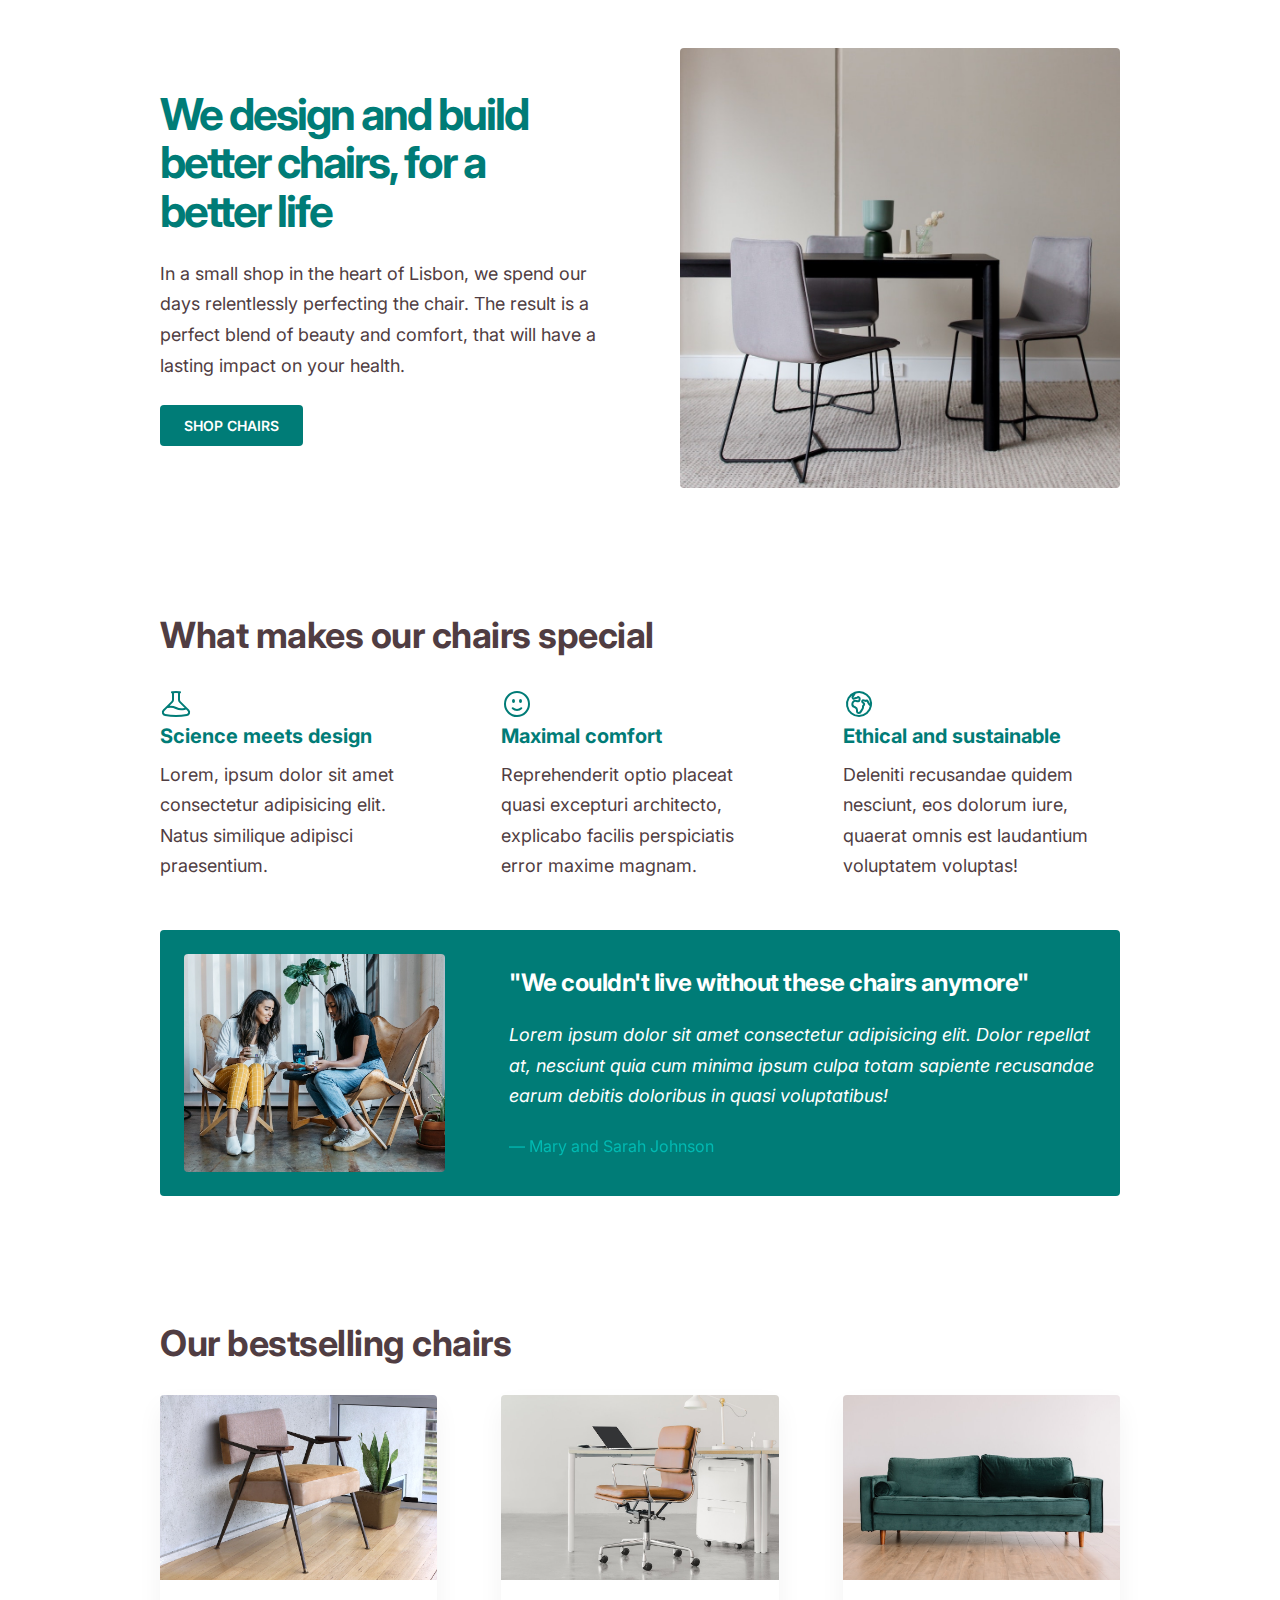
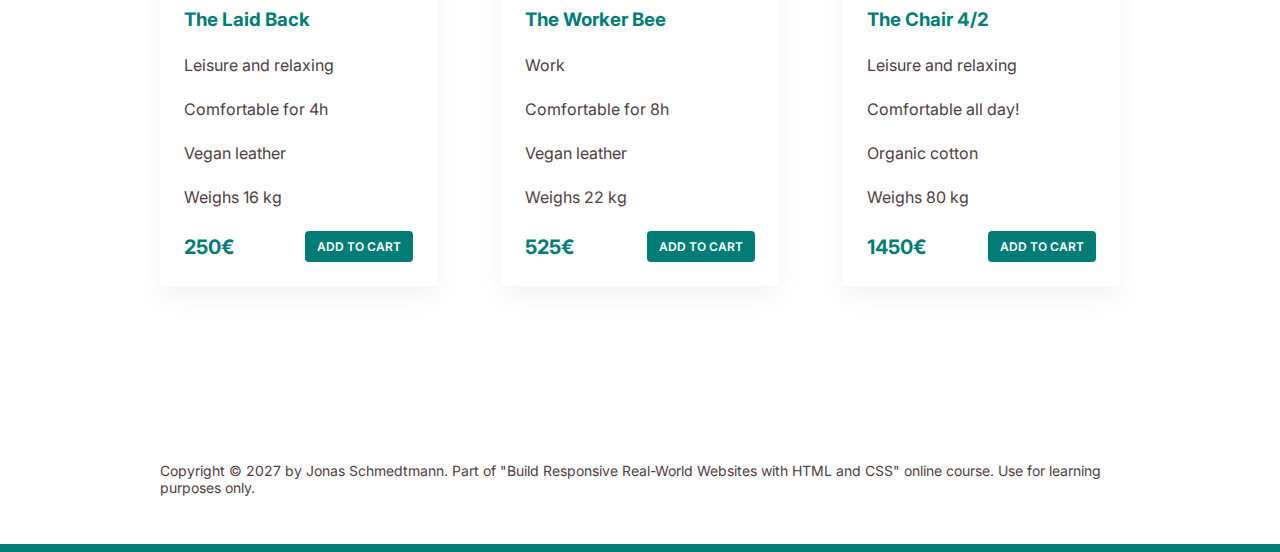
<file: starter/05-Design/index.html>
<!DOCTYPE html>
<html lang="en">

<head>
  <meta charset="UTF-8" />
  <meta http-equiv="X-UA-Compatible" content="IE=edge" />
  <meta name="viewport" content="width=device-width, initial-scale=1.0" />

  <link rel="stylesheet" href="style.css" />
  <link
    href="https://fonts.googleapis.com/css2?family=Inter:ital,wght@0,400;0,500;0,600;0,700;0,800;1,400;1,500;1,600;1,700;1,800&display=swap"
    rel="stylesheet" />
  <title>Lisbon Chair Shop</title>
</head>

<body>
  <div class="container">
    <header>
      <div class="header-text-box">
        <h1>We design and build better chairs, for a better life</h1>
        <p class="header-text">
          In a small shop in the heart of Lisbon, we spend our days
          relentlessly perfecting the chair. The result is a perfect blend of
          beauty and comfort, that will have a lasting impact on your health.
        </p>
        <a class="btn btn--big" href="#">Shop chairs</a>
      </div>
      <img src="hero.jpg" alt="Photo" />
    </header>

    <section>
      <h2>What makes our chairs special</h2>
      <div class="grid-3-cols">
        <div>
          <svg xmlns="http://www.w3.org/2000/svg" fill="none" viewBox="0 0 24 24" stroke-width="1.5"
            stroke="currentColor" class="features-icon">
            <path stroke-linecap="round" stroke-linejoin="round"
              d="M9.75 3.104v5.714a2.25 2.25 0 01-.659 1.591L5 14.5M9.75 3.104c-.251.023-.501.05-.75.082m.75-.082a24.301 24.301 0 014.5 0m0 0v5.714c0 .597.237 1.17.659 1.591L19.8 15.3M14.25 3.104c.251.023.501.05.75.082M19.8 15.3l-1.57.393A9.065 9.065 0 0112 15a9.065 9.065 0 00-6.23-.693L5 14.5m14.8.8l1.402 1.402c1.232 1.232.65 3.318-1.067 3.611A48.309 48.309 0 0112 21c-2.773 0-5.491-.235-8.135-.687-1.718-.293-2.3-2.379-1.067-3.61L5 14.5" />
          </svg>

          <p class="features-title"><strong>Science meets design</strong></p>
          <p class="features-text">
            Lorem, ipsum dolor sit amet consectetur adipisicing elit. Natus
            similique adipisci praesentium.
          </p>
        </div>

        <div>
          <svg xmlns="http://www.w3.org/2000/svg" fill="none" viewBox="0 0 24 24" stroke-width="1.5"
            stroke="currentColor" class="features-icon">
            <path stroke-linecap="round" stroke-linejoin="round"
              d="M15.182 15.182a4.5 4.5 0 01-6.364 0M21 12a9 9 0 11-18 0 9 9 0 0118 0zM9.75 9.75c0 .414-.168.75-.375.75S9 10.164 9 9.75 9.168 9 9.375 9s.375.336.375.75zm-.375 0h.008v.015h-.008V9.75zm5.625 0c0 .414-.168.75-.375.75s-.375-.336-.375-.75.168-.75.375-.75.375.336.375.75zm-.375 0h.008v.015h-.008V9.75z" />
          </svg>

          <p class="features-title">
            <strong>Maximal comfort</strong>
          </p>
          <p class="features-text">
            Reprehenderit optio placeat quasi excepturi architecto, explicabo
            facilis perspiciatis error maxime magnam.
          </p>
        </div>

        <div>
          <svg xmlns="http://www.w3.org/2000/svg" fill="none" viewBox="0 0 24 24" stroke-width="1.5"
            stroke="currentColor" class="features-icon">
            <path stroke-linecap="round" stroke-linejoin="round"
              d="M20.893 13.393l-1.135-1.135a2.252 2.252 0 01-.421-.585l-1.08-2.16a.414.414 0 00-.663-.107.827.827 0 01-.812.21l-1.273-.363a.89.89 0 00-.738 1.595l.587.39c.59.395.674 1.23.172 1.732l-.2.2c-.212.212-.33.498-.33.796v.41c0 .409-.11.809-.32 1.158l-1.315 2.191a2.11 2.11 0 01-1.81 1.025 1.055 1.055 0 01-1.055-1.055v-1.172c0-.92-.56-1.747-1.414-2.089l-.655-.261a2.25 2.25 0 01-1.383-2.46l.007-.042a2.25 2.25 0 01.29-.787l.09-.15a2.25 2.25 0 012.37-1.048l1.178.236a1.125 1.125 0 001.302-.795l.208-.73a1.125 1.125 0 00-.578-1.315l-.665-.332-.091.091a2.25 2.25 0 01-1.591.659h-.18c-.249 0-.487.1-.662.274a.931.931 0 01-1.458-1.137l1.411-2.353a2.25 2.25 0 00.286-.76m11.928 9.869A9 9 0 008.965 3.525m11.928 9.868A9 9 0 118.965 3.525" />
          </svg>

          <p class="features-title">
            <strong>Ethical and sustainable</strong>
          </p>
          <p class="features-text">
            Deleniti recusandae quidem nesciunt, eos dolorum iure, quaerat
            omnis est laudantium voluptatem voluptas!
          </p>
        </div>
      </div>
    </section>

    <section class="testimonial-section">
      <div class="grid-3-cols">
        <img src="customers.jpg" alt="People sitting on chairs" />
        <div class="testimonial-box">
          <h2>"We couldn't live without these chairs anymore"</h2>
          <blockquote class="testimonial-text">
            Lorem ipsum dolor sit amet consectetur adipisicing elit. Dolor
            repellat at, nesciunt quia cum minima ipsum culpa totam sapiente
            recusandae earum debitis doloribus in quasi voluptatibus!
          </blockquote>
          <p class="testimonial-author">&mdash; Mary and Sarah Johnson</p>
        </div>
      </div>
    </section>

    <section>
      <h2>Our bestselling chairs</h2>
      <div class="grid-3-cols">
        <figure class="chair">
          <img src="chair-1.jpg" alt="Chair" />
          <div class="chair-box">
            <h3>The Laid Back</h3>
            <ul class="chair-details">
              <li>
                <!-- Span is a generic INLINE text element, it doesn't have any meaning. It's like a div element, but inline -->
                <span>Leisure and relaxing</span>
              </li>
              <li>
                <span>Comfortable for 4h</span>
              </li>
              <li>
                <span>Vegan leather</span>
              </li>
              <li>
                <span>Weighs 16 kg</span>
              </li>
            </ul>
            <div class="chair-price">
              <strong>250€</strong>
              <a href="#" class="btn btn--small">Add to cart</a>
            </div>
          </div>
        </figure>

        <figure class="chair">
          <img src="chair-2.jpg" alt="Chair" />
          <div class="chair-box">
            <h3>The Worker Bee</h3>
            <ul class="chair-details">
              <li>
                <span>Work</span>
              </li>
              <li>
                <span>Comfortable for 8h</span>
              </li>
              <li>
                <span>Vegan leather</span>
              </li>
              <li>
                <span>Weighs 22 kg</span>
              </li>
            </ul>
            <div class="chair-price">
              <strong>525€</strong>
              <a href="#" class="btn btn--small">Add to cart</a>
            </div>
          </div>
        </figure>

        <figure class="chair">
          <img src="chair-3.jpg" alt="Chair" />
          <div class="chair-box">
            <h3>The Chair 4/2</h3>
            <ul class="chair-details">
              <li>
                <span>Leisure and relaxing</span>
              </li>
              <li>
                <span>Comfortable all day!</span>
              </li>
              <li>
                <span>Organic cotton</span>
              </li>
              <li>
                <span>Weighs 80 kg</span>
              </li>
            </ul>
            <div class="chair-price">
              <strong>1450€</strong>
              <a href="#" class="btn btn--small">Add to cart</a>
            </div>
          </div>
        </figure>
      </div>
    </section>

    <footer>
      Copyright &copy; 2027 by Jonas Schmedtmann. Part of "Build Responsive
      Real-World Websites with HTML and CSS" online course. Use for learning
      purposes only.
    </footer>
  </div>
</body>

</html>
</file>
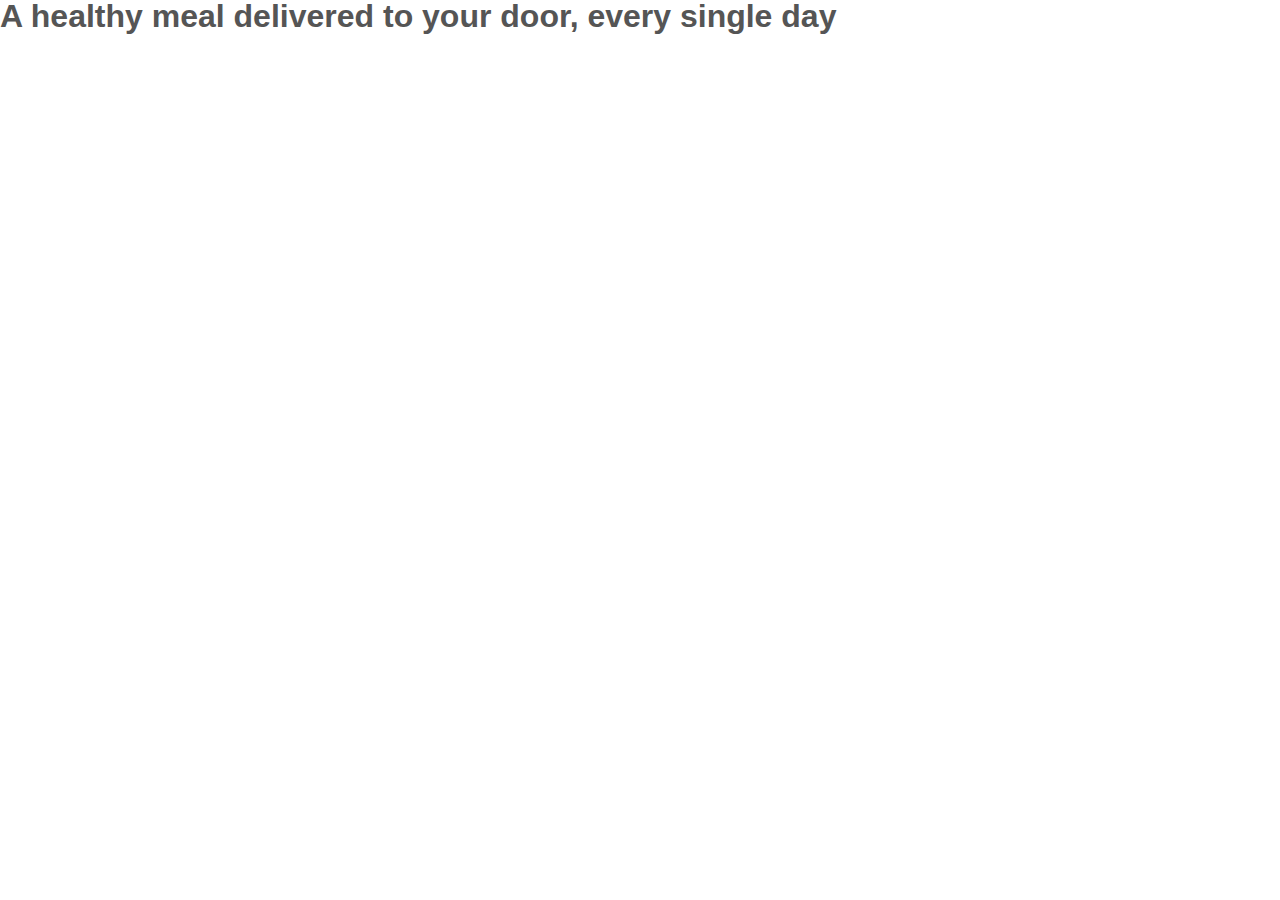
<file: starter/07-Omnifood-Desktop/index.html>
<!DOCTYPE html>
<html lang="en">

<head>
    <meta charset="UTF-8"/>
    <meta http-equiv="X-UA-Compatible" content="IE=edge"/>
    <meta name="viewport" content="width=device-width, initial-scale=1.0"/>
    <title>Omnifood</title>
    <link rel="stylesheet" href="css/style.css"/>
    <link rel="preconnect" href="https://fonts.googleapis.com"/>
    <link rel="preconnect" href="https://fonts.gstatic.com" crossorigin/>
    <link
            href="https://fonts.googleapis.com/css2?family=Rubik:ital,wght@0,300;0,400;0,500;0,600;0,700;0,800;0,900;1,400;1,500;1,600;1,800;1,900&display=swap"
            rel="stylesheet"/>
</head>

<body>
<h1>A healthy meal delivered to your door, every single day</h1>
</body>

</html>
</file>
<file: final/03-CSS-Fundamentals/style.css>
* {
  /* border-top: 10px solid #1098ad; */
  margin: 0;
  padding: 0;
}

/* PAGE SECTIONS */
body {
  color: #444;
  font-family: sans-serif;

  border-top: 10px solid #1098ad;
  position: relative;
}

.container {
  width: 800px;
  /* margin-left: auto;
  margin-right: auto; */
  margin: 0 auto;
}

.main-header {
  background-color: #f7f7f7;
  /* padding: 20px;
  padding-left: 40px;
  padding-right: 40px; */
  padding: 20px 40px;
  margin-bottom: 60px;
  /* height: 80px; */
}

nav {
  font-size: 18px;
  /* text-align: center; */
}

article {
  margin-bottom: 60px;
}

.post-header {
  margin-bottom: 40px;
  /* position: relative; */
}

aside {
  background-color: #f7f7f7;
  border-top: 5px solid #1098ad;
  border-bottom: 5px solid #1098ad;
  /* padding-top: 50px;
  padding-bottom: 50px; */
  padding: 50px 0;
  width: 500px;
}

/* SMALLER ELEMENTS */
h1,
h2,
h3 {
  color: #1098ad;
}

h1 {
  font-size: 26px;
  text-transform: uppercase;
  font-style: italic;
}

h2 {
  font-size: 40px;
  margin-bottom: 30px;
}

h3 {
  font-size: 30px;
  margin-bottom: 20px;
  margin-top: 40px;
}

h4 {
  font-size: 20px;
  text-transform: uppercase;
  text-align: center;
}

p {
  font-size: 22px;
  line-height: 1.5;
  margin-bottom: 15px;
}

ul,
ol {
  margin-left: 50px;
  margin-bottom: 20px;
}

li {
  font-size: 20px;
  margin-bottom: 10px;
  /* display: inline; */
}

li:last-child {
  margin-bottom: 0;
}

/* footer p {
  font-size: 16px;
} */

/* article header p {
  font-style: italic;
} */

#author {
  font-style: italic;
  font-size: 18px;
}

#copyright {
  font-size: 16px;
}

.related-author {
  font-size: 18px;
  font-weight: bold;
}

/* ul {
  list-style: none;
} */

.related {
  list-style: none;
}

body {
  /* background-color: orangered; */
}

/* .first-li {
  font-weight: bold;
} */

li:first-child {
  font-weight: bold;
}

li:last-child {
  font-style: italic;
}

li:nth-child(even) {
  /* color: red; */
}

/* Misconception: this won't work! */
article p:first-child {
  color: red;
}

/* Styling links */
a:link {
  color: #1098ad;
  text-decoration: none;
}

a:visited {
  /* color: #777; */
  color: #1098ad;
}

a:hover {
  color: orangered;
  font-weight: bold;
  text-decoration: underline orangered;
}

a:active {
  background-color: black;
  font-style: italic;
}
/* LVHA */

.post-img {
  width: 100%;
  height: auto;
}

nav a:link {
  /* background-color: orangered;
  margin: 20px;
  padding: 20px;

  display: block; */

  margin-right: 30px;
  margin-top: 10px;
  display: inline-block;
}

nav a:link:last-child {
  margin-right: 0;
}

button {
  font-size: 22px;
  padding: 20px;
  cursor: pointer;

  position: absolute;
  /* top: 50px;
  left: 50px; */
  bottom: 50px;
  right: 50px;
}

h1::first-letter {
  font-style: normal;
  margin-right: 5px;
}

h3 + p::first-line {
  /* color: red; */
}

h2 {
  /* background-color: orange; */
  position: relative;
}

h2::before {
  content: "TOP";
  background-color: #ffe70e;
  color: #444;
  font-size: 16px;
  font-weight: bold;
  display: inline-block;
  padding: 5px 10px;
  position: absolute;
  top: -10px;
  right: -25px;
}

/* Resolving conflicts */
/* #copyright {
  color: red;
}

.copyright {
  color: blue;
}

.text {
  color: yellow;
}

footer p {
  color: green !important;
} */

/* nav a:link,
nav p {
  font-size: 18px;
} */
</file>
<file: final/04-CSS-Layouts/style.css>
* {
  /* border-top: 10px solid #1098ad; */
  margin: 0;
  padding: 0;
  box-sizing: border-box;
}

/* PAGE SECTIONS */
body {
  color: #444;
  font-family: sans-serif;

  border-top: 10px solid #1098ad;
  position: relative;
}

.container {
  width: 1200px;
  /* margin-left: auto;
  margin-right: auto; */
  margin: 0 auto;
}

.main-header {
  background-color: #f7f7f7;
  /* padding: 20px;
  padding-left: 40px;
  padding-right: 40px; */
  padding: 20px 40px;
  /* margin-bottom: 60px; */
  /* height: 80px; */
}

nav {
  font-size: 18px;
  /* text-align: center; */
}

article {
  /* margin-bottom: 60px; */
}

.post-header {
  margin-bottom: 40px;
  /* position: relative; */
}

aside {
  background-color: #f7f7f7;
  border-top: 5px solid #1098ad;
  border-bottom: 5px solid #1098ad;
  padding: 50px 40px;
}

/* SMALLER ELEMENTS */
h1,
h2,
h3 {
  color: #1098ad;
}

h1 {
  font-size: 26px;
  text-transform: uppercase;
  font-style: italic;
}

h2 {
  font-size: 40px;
  margin-bottom: 30px;
}

h3 {
  font-size: 30px;
  margin-bottom: 20px;
  margin-top: 40px;
}

h4 {
  font-size: 20px;
  text-transform: uppercase;
  text-align: center;
  margin-bottom: 30px;
}

p {
  font-size: 22px;
  line-height: 1.5;
  margin-bottom: 15px;
}

ul,
ol {
  margin-left: 50px;
  margin-bottom: 20px;
}

li {
  font-size: 20px;
  margin-bottom: 10px;
  /* display: inline; */
}

li:last-child {
  margin-bottom: 0;
}

/* footer p {
  font-size: 16px;
} */

/* article header p {
  font-style: italic;
} */

#author {
  font-style: italic;
  font-size: 18px;
}

#copyright {
  font-size: 16px;
}

.related-author {
  font-size: 18px;
  font-weight: bold;
}

/* ul {
  list-style: none;
} */

.related {
  list-style: none;
  margin-left: 0;
}

body {
  /* background-color: orangered; */
}

/* .first-li {
  font-weight: bold;
} */

li:first-child {
  font-weight: bold;
}

li:last-child {
  font-style: italic;
}

li:nth-child(even) {
  /* color: red; */
}

/* Misconception: this won't work! */
article p:first-child {
  color: red;
}

/* Styling links */
a:link {
  color: #1098ad;
  text-decoration: none;
}

a:visited {
  /* color: #777; */
  color: #1098ad;
}

a:hover {
  color: orangered;
  font-weight: bold;
  text-decoration: underline orangered;
}

a:active {
  background-color: black;
  font-style: italic;
}
/* LVHA */

.post-img {
  width: 100%;
  height: auto;
}

nav a:link {
  /* background-color: orangered;
  margin: 20px;
  padding: 20px;

  display: block; */

  margin-right: 30px;
  display: inline-block;
}

nav a:link:last-child {
  margin-right: 0;
}

button {
  font-size: 22px;
  padding: 20px;
  cursor: pointer;

  position: absolute;
  /* top: 50px;
  left: 50px; */
  bottom: 50px;
  right: 50px;
}

h1::first-letter {
  font-style: normal;
  margin-right: 5px;
}

h3 + p::first-line {
  /* color: red; */
}

h2 {
  /* background-color: orange; */
  position: relative;
}

h2::before {
  content: "TOP";
  background-color: #ffe70e;
  color: #444;
  font-size: 16px;
  font-weight: bold;
  display: inline-block;
  padding: 5px 10px;
  position: absolute;
  top: -10px;
  right: -25px;
}

/* Resolving conflicts */
/* #copyright {
  color: red;
}

.copyright {
  color: blue;
}

.text {
  color: yellow;
}

footer p {
  color: green !important;
} */

/* nav a:link,
nav p {
  font-size: 18px;
} */

/* FLOATS */
/*
.author-img {
  float: left;
  margin-bottom: 20px;
}

.author {
  float: left;
  margin-top: 10px;
  margin-left: 20px;
}

h1 {
  float: left;
}

nav {
  float: right;
}

.clear {
  clear: both;
}

.clearfix::after {
  clear: both;
  content: "";
  display: block;
}

article {
  width: 825px;
  float: left;
}

aside {
  width: 300px;
  float: right;
}

footer {
  clear: both;
}
*/

/* FLEXBOX */
.main-header {
  display: flex;
  align-items: center;
  justify-content: space-between;
}

.author-box {
  display: flex;
  align-items: center;
  margin-bottom: 15px;
}

.author {
  margin-bottom: 0;
  margin-left: 15px;
}

.related-post {
  display: flex;
  align-items: center;
  gap: 20px;
  margin-bottom: 30px;
}

.related-link:link {
  font-size: 17px;
  font-weight: bold;
  font-style: normal;
  margin-bottom: 5px;
  display: block;
}

.related-author {
  margin-bottom: 0;
  font-size: 14px;
  font-weight: normal;
  font-style: italic;
}

/* FLEXBOX LAYOUT */
/* .row {
  display: flex;
  align-items: flex-start;
  gap: 75px;
  margin-bottom: 60px;
}

article {
  flex: 1;
  margin-bottom: 0;
}

aside {
  
  DEFAULTS:
  flex-grow: 0;
  flex-shrink: 1;
  flex-basis: auto;

  flex: 0 0 300px;
} */

/* CSS GRID LAYOUT */
.container {
  display: grid;
  grid-template-columns: 1fr 300px;
  column-gap: 75px;
  row-gap: 60px;
  align-items: start;
}

.main-header {
  /* grid-column: 1 / span 2; */
  grid-column: 1 / -1;
}

article {
}

aside {
}

footer {
  grid-column: 1 / -1;
}
</file>
<file: final/05-Design/style.css>
/*
SPACING SYSTEM (px)
2 / 4 / 8 / 12 / 16 / 24 / 32 / 48 / 64 / 80 / 96 / 128

FONT SIZE SYSTEM (px)
10 / 12 / 14 / 16 / 18 / 20 / 24 / 30 / 36 / 44 / 52 / 62 / 74 / 86 / 98
*/

/* 
MAIN COLOR: #087f5b
GREY COLOR: #343a40
*/

* {
  margin: 0;
  padding: 0;
  box-sizing: border-box;
}

/* ------------------------ */
/* GENERAL STYLES */
/* ------------------------ */
body {
  font-family: "Inter", sans-serif;
  color: #343a40;
  border-bottom: 8px solid #087f5b;
}

.container {
  width: 960px;
  margin: 0 auto;
}

header,
section {
  margin-bottom: 96px;
}

h2 {
  margin-bottom: 48px;
  font-size: 36px;
  letter-spacing: -0.5px;
  /* 24 / 30 / 36 */
}

.grid-3-cols {
  display: grid;
  grid-template-columns: repeat(3, 1fr);
  column-gap: 80px;
}

.btn:link,
.btn:visited {
  background-color: #087f5b;
  color: #fff;
  text-decoration: none;
  text-transform: uppercase;
  font-weight: 500;

  display: inline-block;
  border-radius: 100px;
}

.btn:hover,
.btn:active {
  background-color: #099268;
}

.btn--big {
  font-size: 18px;
  padding: 16px 32px;
}

.btn--small {
  font-size: 14px;
  padding: 8px 12px;
}

img {
  border-radius: 12px;
}

/* ------------------------ */
/* COMPONENT STYLES */
/* ------------------------ */

/* HEADER */
header {
  display: grid;
  grid-template-columns: repeat(2, 1fr);
  column-gap: 80px;
  margin-top: 64px;
}

.header-text-box {
  align-self: center;
}

h1 {
  margin-bottom: 32px;
  font-size: 44px;
  line-height: 1.1;
  letter-spacing: -1px;
  /* 44 / 52 / 62 */

  /* text-shadow: 0 5px 5px rgba(0, 0, 0, 0.2); */
}

.header-text {
  margin-bottom: 24px;
  font-size: 18px;
  line-height: 1.7;
}

img {
  width: 100%;
}

/* FEATURES */
.features-icon {
  stroke: #087f5b;
  width: 32px;
  heigh: 32px;
  margin-bottom: 24px;
}

.features-title {
  margin-bottom: 16px;
  font-size: 20px;
}

.features-text {
  font-size: 18px;
  line-height: 1.7;
}

/* TESTIMONIAL */
.testimonial-section {
  background-color: #087f5b;
  color: #fff;
  padding: 24px;
  border-radius: 12px;
}

.testimonial-box {
  grid-column: 2 / -1;
  align-self: center;
}

.testimonial-box h2 {
  margin-bottom: 24px;
  /* 20 / 24 / 30 */
  font-size: 24px;
}

.testimonial-text {
  font-style: italic;
  margin-bottom: 24px;
  font-size: 18px;
  line-height: 1.7;
  color: ##e6fcf5;
}

.testimonial-author {
  color: #c3fae8;
}

/* CHAIRS */
.chair {
  box-shadow: 0 20px 30px 0 rgba(0, 0, 0, 0.07);
  border-radius: 12px;
}

.chair img {
  border-bottom-left-radius: 0;
  border-bottom-right-radius: 0;
}

.chair-box {
  padding: 32px;
}

h3 {
  margin-bottom: 24px;
  font-size: 20px;
}

.chair-details {
  list-style: none;
  margin-bottom: 48px;
}

.chair-details li {
  display: flex;
  align-items: center;
  gap: 12px;
  margin-bottom: 16px;
}

.chair-details li:last-child {
  margin-bottom: 0;
}

.chair-icon {
  stroke: #087f5b;
  width: 24px;
  height: 24px;
}

.chair-price {
  display: flex;
  justify-content: space-between;
  align-items: center;
  font-size: 20px;
}

footer {
  margin-bottom: 48px;
  font-size: 14px;
  color: #495057;
}
</file>
<file: starter/03-CSS-Fundamentals/style.css>
* {
  margin: 0;
  padding: 0;
}

nav {
  font-size: 18px;
  /* text-align: center; */
}

/* PAGE SECTIONS */
body {
  font-family: sans-serif;
  color: #444;
  border-top: 10px solid #1098ad;
  position: relative;
}

.container {
  width: 800px;
  /* margin-left: auto;
  margin-right: auto; */
  margin: 0 auto;
  position: relative;
}

.main-header {
  background-color: #f7f7f7;
  padding: 20px 40px;
  margin-bottom: 60px;
  height: 80px;
}

.post-header {
  margin-bottom: 40px;
}

article {
  margin-bottom: 60px;
}

aside {
  background-color: #f7f7f7;
  border-top: 5px solid #1098ad;
  border-bottom: 5px solid #1098ad;
  padding: 50px 0;
  width: 500px;
}

/* SMALLER ELEMENTS */
h1,
h2,
h3 {
  color: #1098ad;
}

h1 {
  font-size: 26px;
  text-transform: uppercase;
  font-style: italic;
}

h2 {
  font-size: 40px;
  margin-bottom: 30px;
}

h3 {
  margin-top: 40px;
  font-size: 30px;
  margin-bottom: 20px;
}

h4 {
  font-size: 20px;
  text-transform: uppercase;
  text-align: center;
}

p {
  font-size: 22px;
  line-height: 1.5;
  margin-bottom: 15px;
}

ul,
ol {
  margin-left: 50px;
  margin-bottom: 20px;
}

li {
  font-size: 20px;
  margin-bottom: 10px;
}

li:last-child {
  margin-bottom: 0;
}

/* footer p {
  font-size: 16px;
} */

#copyright {
  font-size: 16px;
}

/* article header p {
  font-style: italic;
} */

#author {
  font-style: italic;
  font-size: 18px;
}

.related-author {
  font-size: 18px;
  font-weight: bold;
}

.related {
  list-style: none;
}

/* Styling links */
a:link {
  color: #1098ad;
  text-decoration: none;
}

a:visited {
  color: #1098ad;
}

a:hover {
  color: orangered;
  font-weight: bold;
  text-decoration: underline orangered;
}

a:active {
  background-color: black;
  font-style: italic;
}

.post-img {
  width: 100%;
}

nav a:link {
  margin-right: 30px;
  margin-top: 10px;
  display: inline-block;
}

button {
  padding: 25px;
  font-size: 20px;
  position: absolute;
  border: 2px solid #00353d;
  background-color: #1098ad;
  bottom: 50px;
  right: 50px;
  color: white;
}

button:hover {
  background-color: #11bad4;
  cursor: pointer;
}

h1::first-letter {
  font-style: normal;
  margin-right: 5px;
}

/* p::first-line {
  color: red;
} */

h2 {
  /* background-color: orangered; */
  position: relative;
}

h2::after {
  content: "TOP";
  background-color: #ffe70e;
  color: black;
  font-size: 16px;
  font-weight: bold;
  display: inline-block;
  padding: 5px 10px;
  position: absolute;
  top: -10px;
  right: -25px;
}
</file>
<file: starter/04-CSS-Layouts/style.css>
* {
  /* border-top: 10px solid #1098ad; */
  margin: 0;
  padding: 0;
}

/* PAGE SECTIONS */
body {
  color: #444;
  font-family: sans-serif;

  border-top: 10px solid #1098ad;
  position: relative;
}

.container {
  width: 800px;
  /* margin-left: auto;
  margin-right: auto; */
  margin: 0 auto;
}

.main-header {
  background-color: #f7f7f7;
  /* padding: 20px;
  padding-left: 40px;
  padding-right: 40px; */
  padding: 20px 40px;
  margin-bottom: 60px;
  /* height: 80px; */
}

nav {
  font-size: 18px;
  /* text-align: center; */
}

article {
  margin-bottom: 60px;
}

.post-header {
  margin-bottom: 40px;
  /* position: relative; */
}

aside {
  background-color: #f7f7f7;
  border-top: 5px solid #1098ad;
  border-bottom: 5px solid #1098ad;
  /* padding-top: 50px;
  padding-bottom: 50px; */
  padding: 50px 0;
  width: 500px;
}

/* SMALLER ELEMENTS */
h1,
h2,
h3 {
  color: #1098ad;
}

h1 {
  font-size: 26px;
  text-transform: uppercase;
  font-style: italic;
}

h2 {
  font-size: 40px;
  margin-bottom: 30px;
}

h3 {
  font-size: 30px;
  margin-bottom: 20px;
  margin-top: 40px;
}

h4 {
  font-size: 20px;
  text-transform: uppercase;
  text-align: center;
}

p {
  font-size: 22px;
  line-height: 1.5;
  margin-bottom: 15px;
}

ul,
ol {
  margin-left: 50px;
  margin-bottom: 20px;
}

li {
  font-size: 20px;
  margin-bottom: 10px;
  /* display: inline; */
}

li:last-child {
  margin-bottom: 0;
}

/* footer p {
  font-size: 16px;
} */

/* article header p {
  font-style: italic;
} */

#author {
  font-style: italic;
  font-size: 18px;
}

#copyright {
  font-size: 16px;
}

.related-author {
  font-size: 18px;
  font-weight: bold;
}

/* ul {
  list-style: none;
} */

.related {
  list-style: none;
}

body {
  /* background-color: orangered; */
}

/* .first-li {
  font-weight: bold;
} */

li:first-child {
  font-weight: bold;
}

li:last-child {
  font-style: italic;
}

li:nth-child(even) {
  /* color: red; */
}

/* Misconception: this won't work! */
article p:first-child {
  color: red;
}

/* Styling links */
a:link {
  color: #1098ad;
  text-decoration: none;
}

a:visited {
  /* color: #777; */
  color: #1098ad;
}

a:hover {
  color: orangered;
  font-weight: bold;
  text-decoration: underline orangered;
}

a:active {
  background-color: black;
  font-style: italic;
}
/* LVHA */

.post-img {
  width: 100%;
  height: auto;
}

nav a:link {
  /* background-color: orangered;
  margin: 20px;
  padding: 20px;

  display: block; */

  margin-right: 30px;
  margin-top: 10px;
  display: inline-block;
}

nav a:link:last-child {
  margin-right: 0;
}

button {
  font-size: 22px;
  padding: 20px;
  cursor: pointer;

  position: absolute;
  /* top: 50px;
  left: 50px; */
  bottom: 50px;
  right: 50px;
}

h1::first-letter {
  font-style: normal;
  margin-right: 5px;
}

h3 + p::first-line {
  /* color: red; */
}

h2 {
  /* background-color: orange; */
  position: relative;
}

h2::before {
  content: "TOP";
  background-color: #ffe70e;
  color: #444;
  font-size: 16px;
  font-weight: bold;
  display: inline-block;
  padding: 5px 10px;
  position: absolute;
  top: -10px;
  right: -25px;
}

/* Resolving conflicts */
/* #copyright {
  color: red;
}

.copyright {
  color: blue;
}

.text {
  color: yellow;
}

footer p {
  color: green !important;
} */

/* nav a:link,
nav p {
  font-size: 18px;
} */
</file>
<file: starter/05-Design/style.css>
/*
SPACING SYSTEM (px)
2 / 4 / 8 / 12 / 16 / 24 / 32 / 48 / 64 / 80 / 96 / 128

FONT SIZE SYSTEM (px)
10 / 12 / 14 / 16 / 18 / 20 / 24 / 30 / 36 / 44 / 52 / 62 / 74 / 86 / 98
*/

* {
    margin: 0;
    padding: 0;
    box-sizing: border-box;
  }
  
  /* ------------------------ */
  /* GENERAL STYLES */
  /* ------------------------ */
  /* declare variable for color */
  :root {
    --main-color: #007C77;
    --grey-color: #503D42;
  }

  body {
    font-family: 'Inter', sans-serif;
    color: var(--grey-color);
    border-bottom: 8px solid var(--main-color);
  }
  
  .container {
    width: 960px;
    margin: 0 auto;
  }
  
  header,
  section {
    margin-bottom: 48px;
  }
  
  h2 {
    margin-bottom: 32px;
    font-size: 36px;
    letter-spacing: -0.5px;
    line-height: 1.1;
  }
  
  .grid-3-cols {
    display: grid;
    grid-template-columns: repeat(3, 1fr);
    column-gap: 64px;
  }
  
  /* ------------------------ */
  /* COMPONENT STYLES */
  /* ------------------------ */
  
  /* HEADER */
  header {
    display: grid;
    grid-template-columns: repeat(2, 1fr);
    column-gap: 80px;
    margin-top: 48px;
    margin-bottom: 128px;
  }
  
  .header-text-box {
    align-self: center;
  }
  
  h1 {
    margin-bottom: 24px;
    font-size: 44px;
    line-height: 1.1;
    letter-spacing: -2px;
    color: var(--main-color);
  }
  
  .header-text {
    margin-bottom: 24px;
    font-size: 18px;
    line-height: 1.7;
  }
  
  img {
    width: 100%;
    border-radius: 4px;
  }

  .btn:link, .btn:visited {
    display: inline-block;
    background-color: var(--main-color);
    color: #fff;
    text-decoration: none;
    border-radius: 4px;
    font-weight: 600;
    text-transform: uppercase;
    transition: all 0.2s;
  }

  .btn:hover, .btn:active {
    background-color: #006666;
  }

  .btn--big {
    padding: 12px 24px;
    font-size: 14px;
  }

  .btn--small {
    padding: 8px 12px;
    font-size: 12px;
  }
  
  /* FEATURES */
  .features-icon {
    width: 32px;
    stroke: var(--main-color);
  }
  
  .features-title {
    margin-bottom: 12px;
    font-size: 20px;
  }
  
  .features-text {
    font-size: 18px;
    line-height: 1.7;
  }
  
  /* TESTIMONIAL */
  .testimonial-section {
    background-color: var(--main-color);
    color: white;
    padding: 24px;
    border-radius: 4px;
    margin-bottom: 128px;
  }

  .testimonial-author {
    color: var(--main-color);
    filter: brightness(150%);
  }
  
  .testimonial-box {
    grid-column: 2 / -1;
    align-self: center;
  }
  
  .testimonial-box h2 {
    margin-bottom: 24px;
    font-size: 24px;
  }
  
  .testimonial-text {
    font-style: italic;
    margin-bottom: 24px;
    font-size: 18px;
    line-height: 1.7;
  }
  
  /* CHAIRS */
  .chair { 
    box-shadow: 0px 12px 24px 0 rgb(0, 0, 0, 0.05);
    margin-bottom: 128px;
  }

  .chair img {
    border-radius: 4px 4px 0 0;
  }
  
  .chair-box {
    padding: 24px;
  }
  
  h3 {
    margin-bottom: 24px;
    color: var(--main-color);
    font-size: px;
  }

  strong {
    color: var(--main-color);
  }
  
  .chair-details {
    list-style: none;
    margin-bottom: 24px;
  }
  
  .chair-details li {
    display: flex;
    align-items: center;
    gap: 12px;
    margin-bottom: 24px;
  }
  
  .chair-details li:last-child {
    margin-bottom: 0;
  }
  
  .chair-icon {
  }
  
  .chair-price {
    display: flex;
    justify-content: space-between;
    align-items: center;
    font-size: 20px;
  }
  
  footer {
    margin-bottom: 48px;
    font-size: 14px;
  }
</file>
<file: starter/07-Omnifood-Desktop/css/style.css>
/*

--- 01 TYPOGRAPHY
- FONT SIZES (px)
2 / 4 / 8 /  12 / 16 / 24 / 32 / 48 / 64 / 80 / 96 / 128
- FONT WEIGHTS
default: 400
- LINE HEIGHTS
default: 1

--- 07 SPACING
- SPACE SIZES (px)
10 / 12 / 14 / 16 / 18 / 20 / 24 / 30 / 36 / 44 / 52 / 62 / 74 / 86 / 98

*/

:root {
    --color-primary: #e67e22;
    --color-gray: #555;
}

* {
    padding: 0;
    margin: 0;
    box-sizing: border-box;
}

body {
    font-family: sans-serif;
    line-height: 1;
    font-weight: 400;
    color: var(--color-gray);
}
</file>
